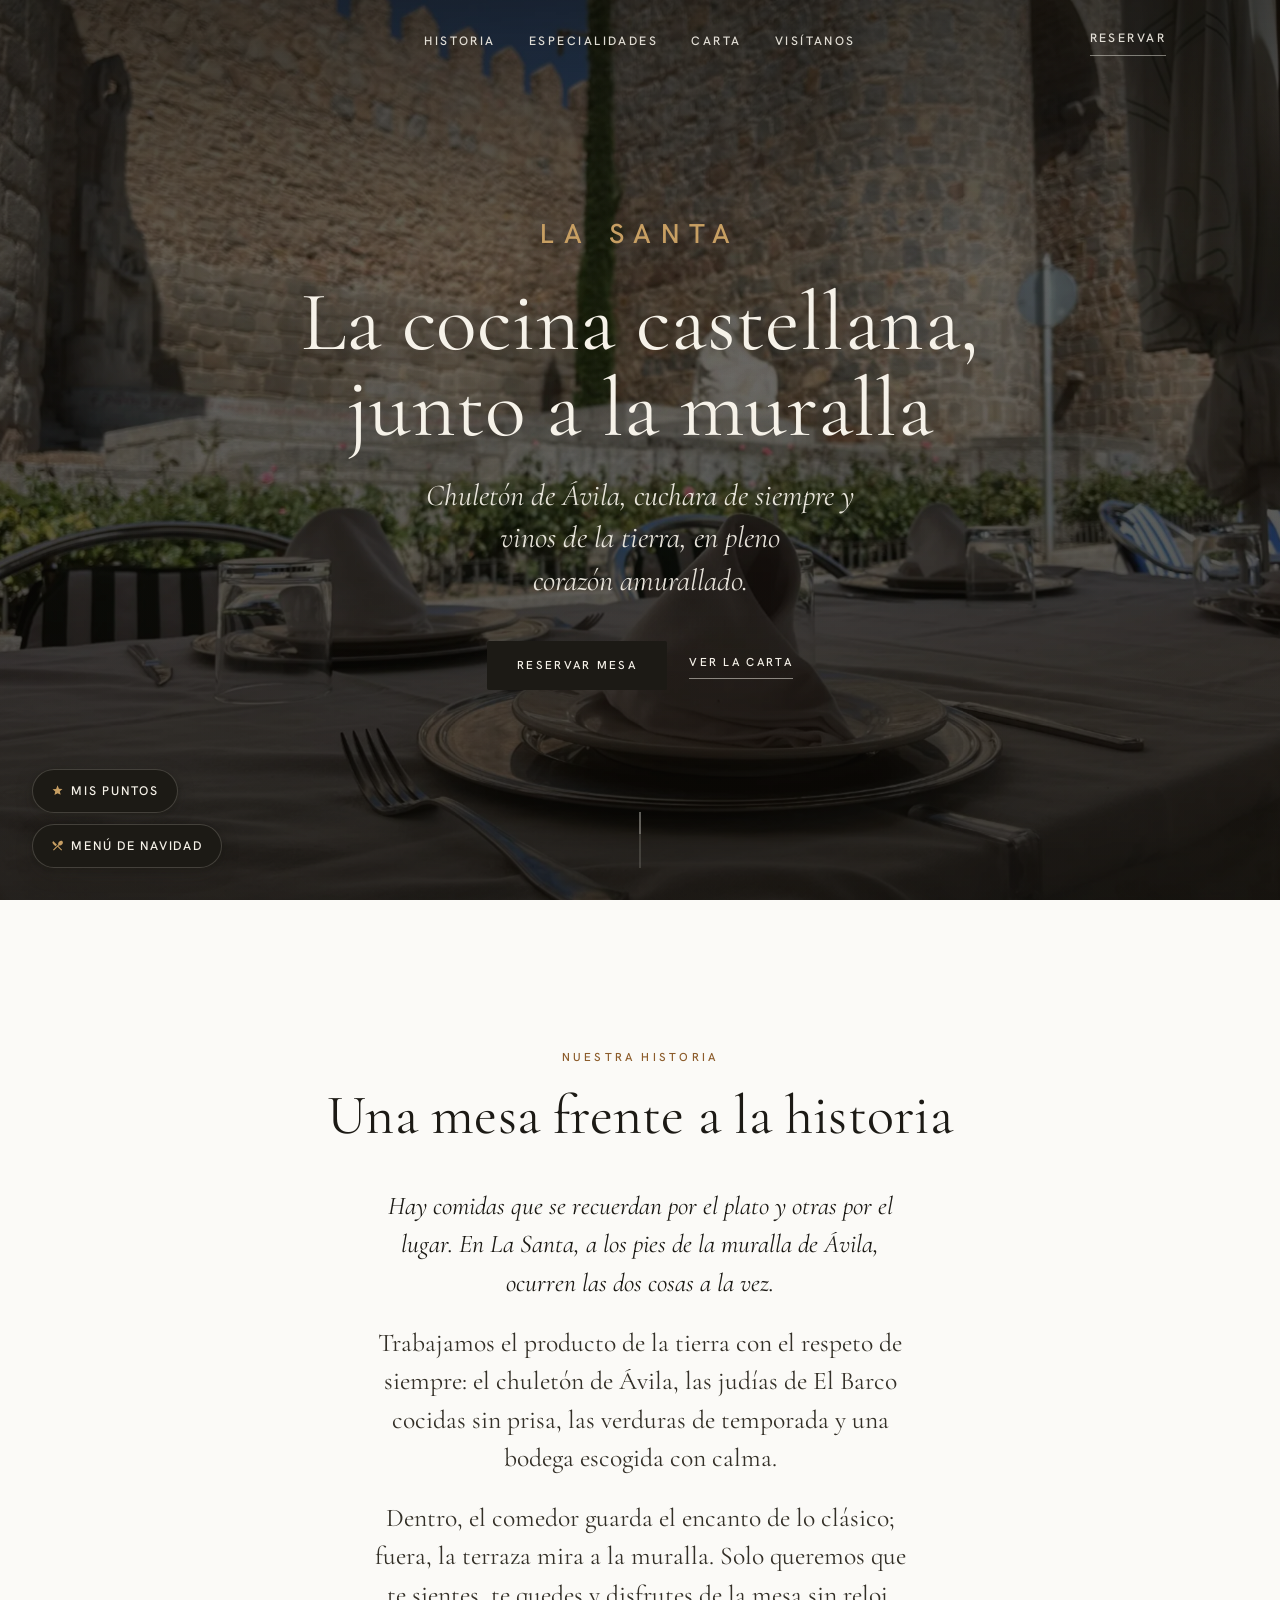
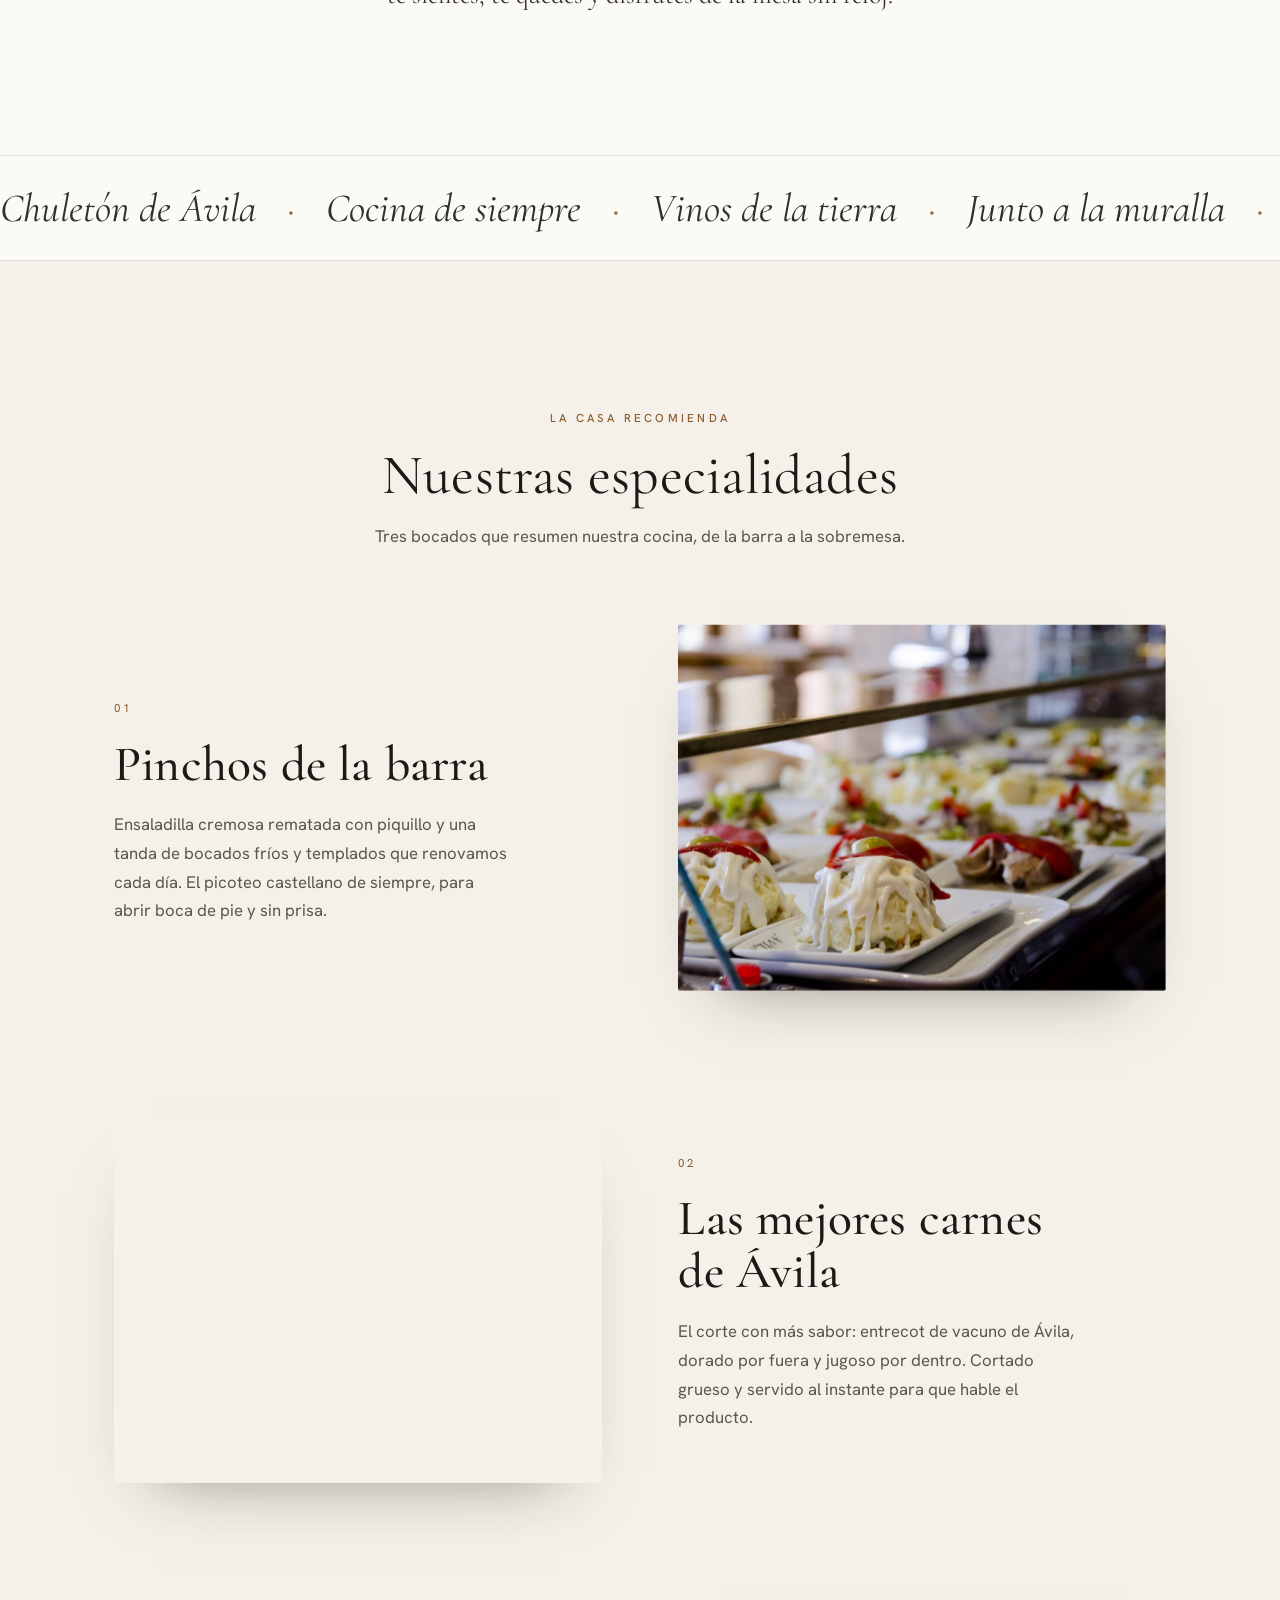
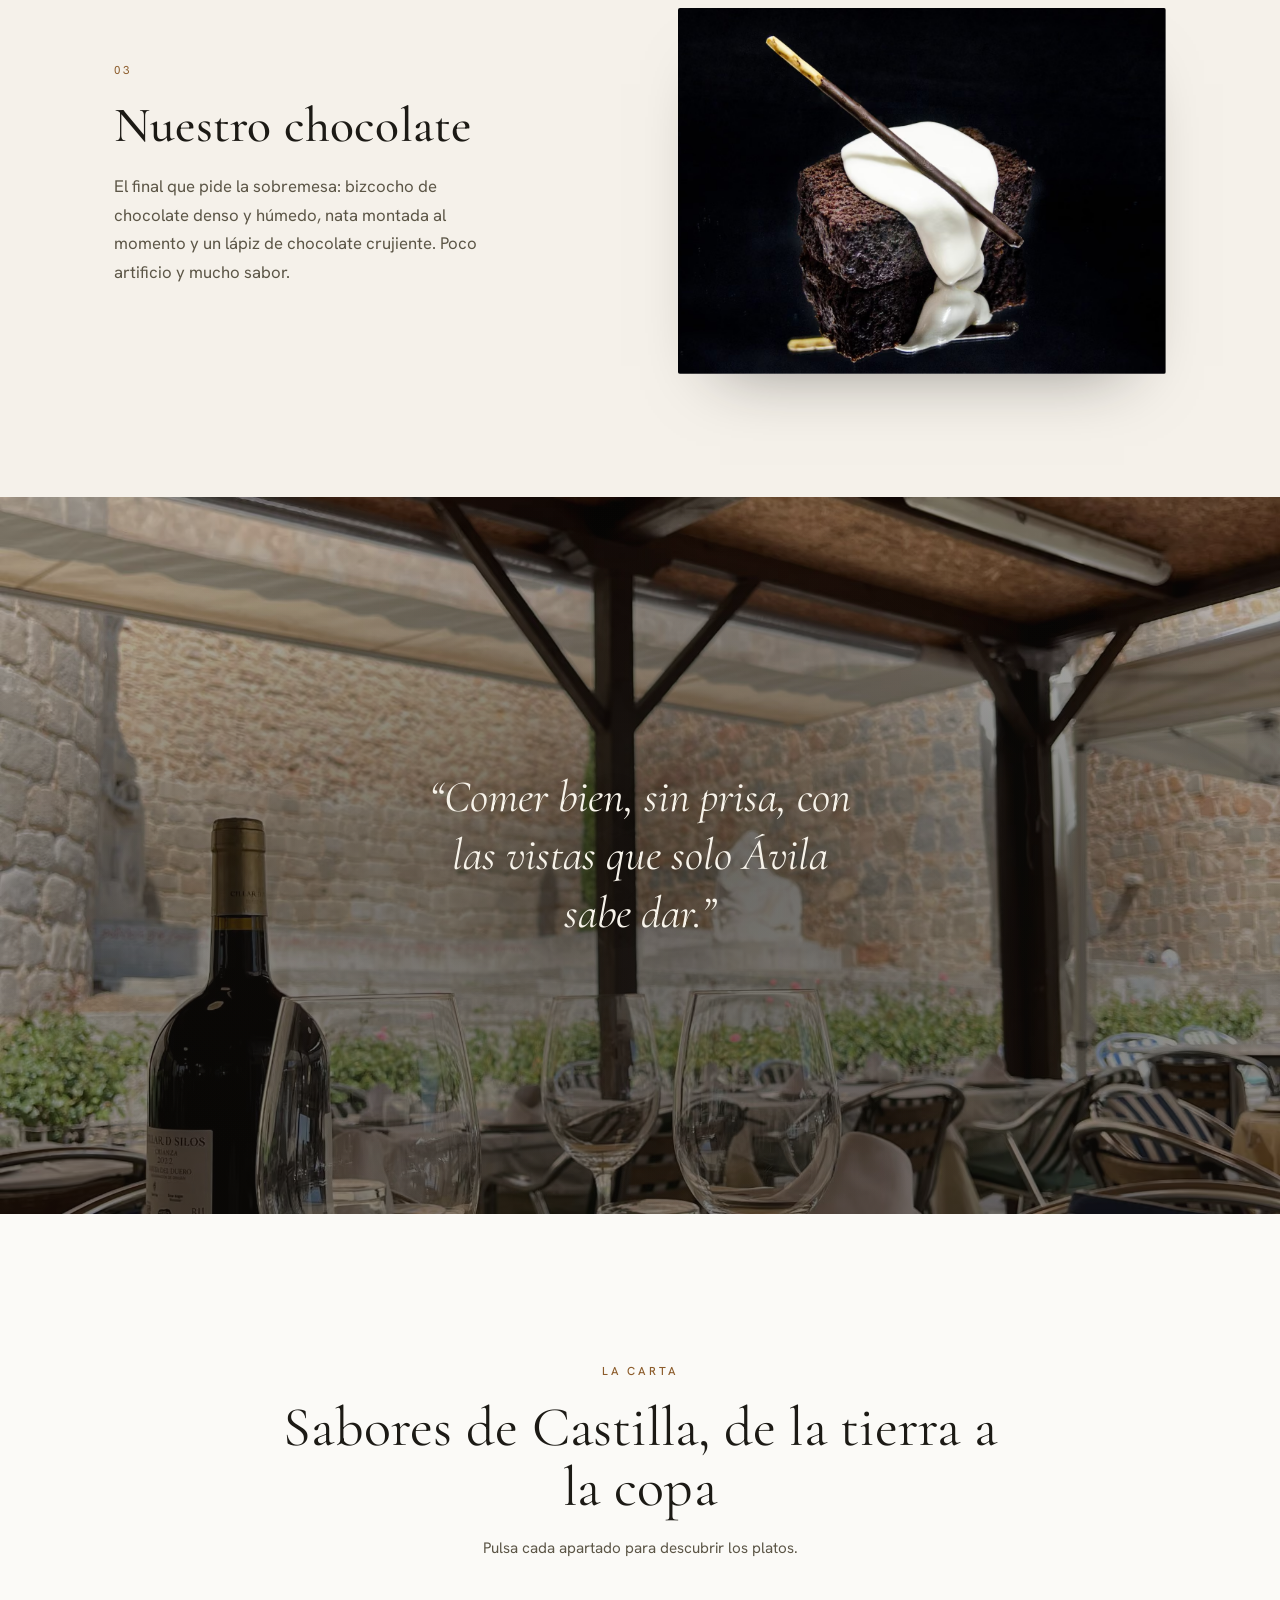
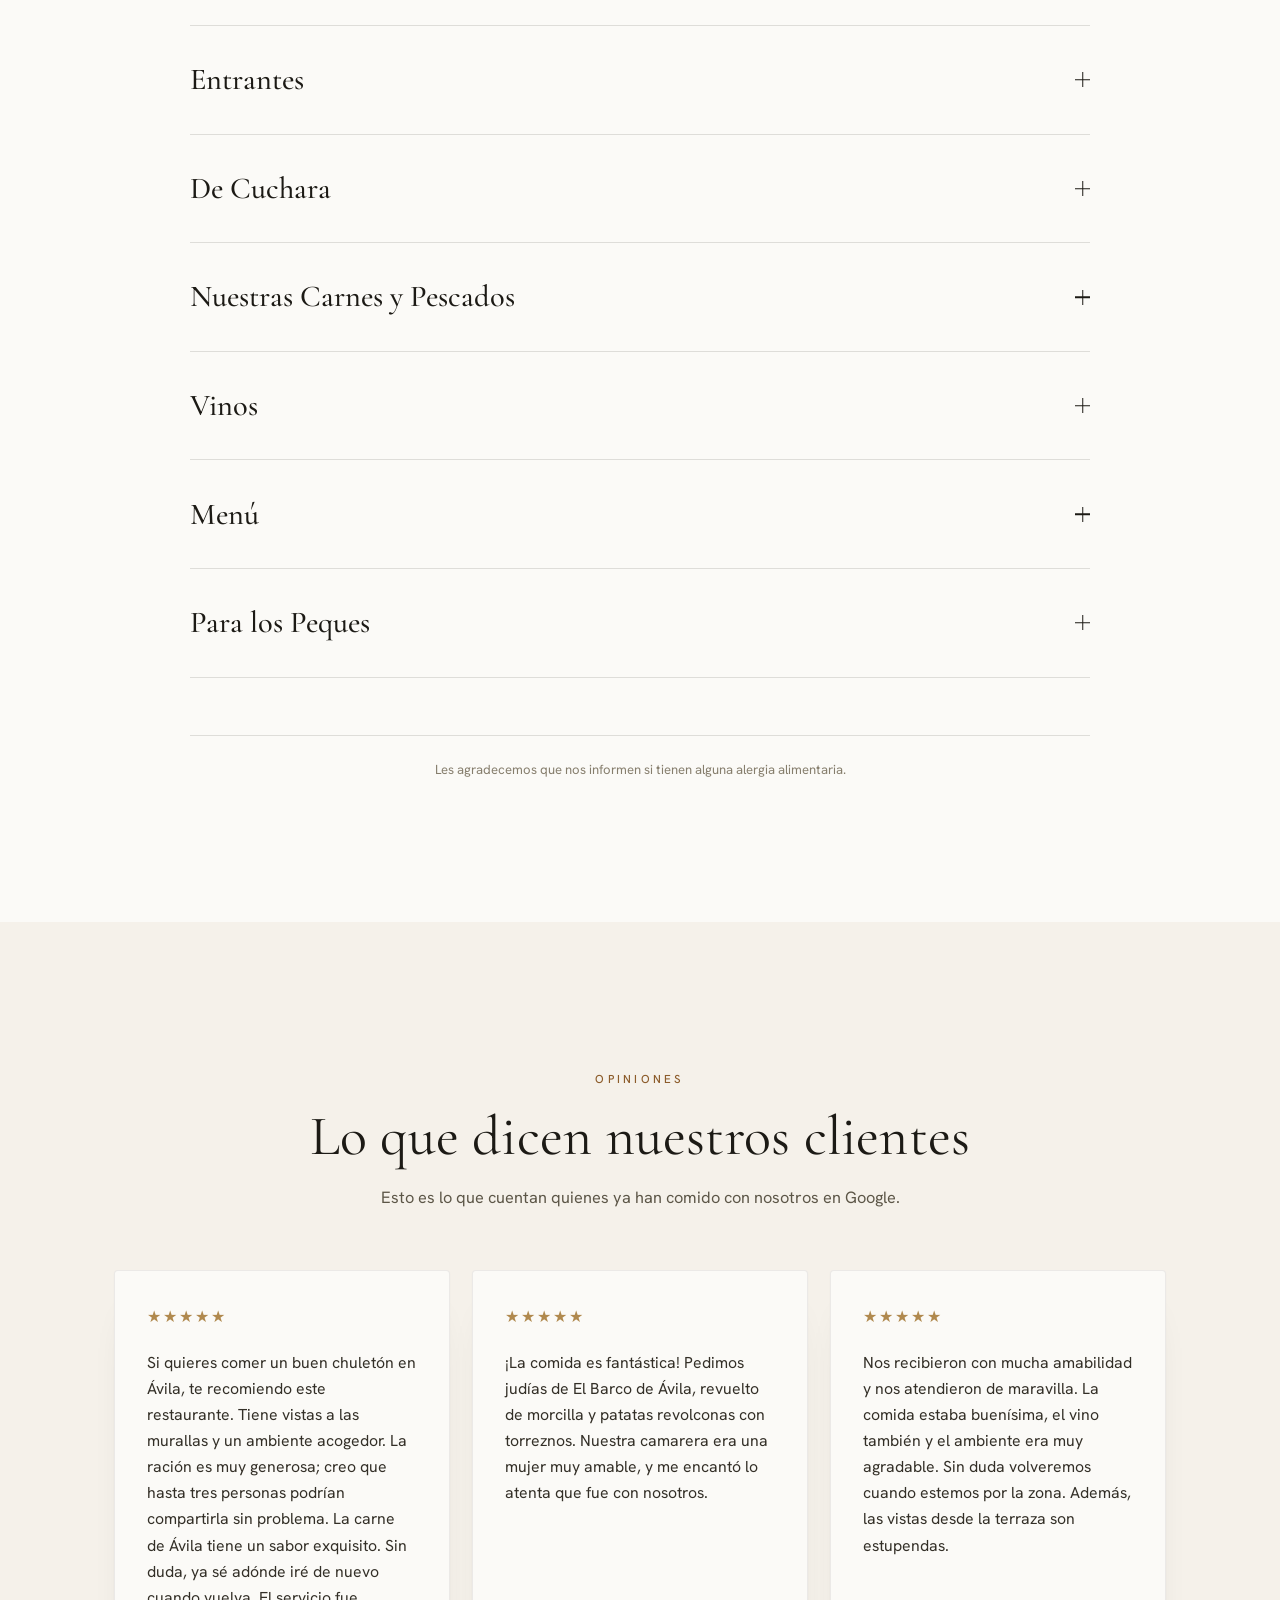
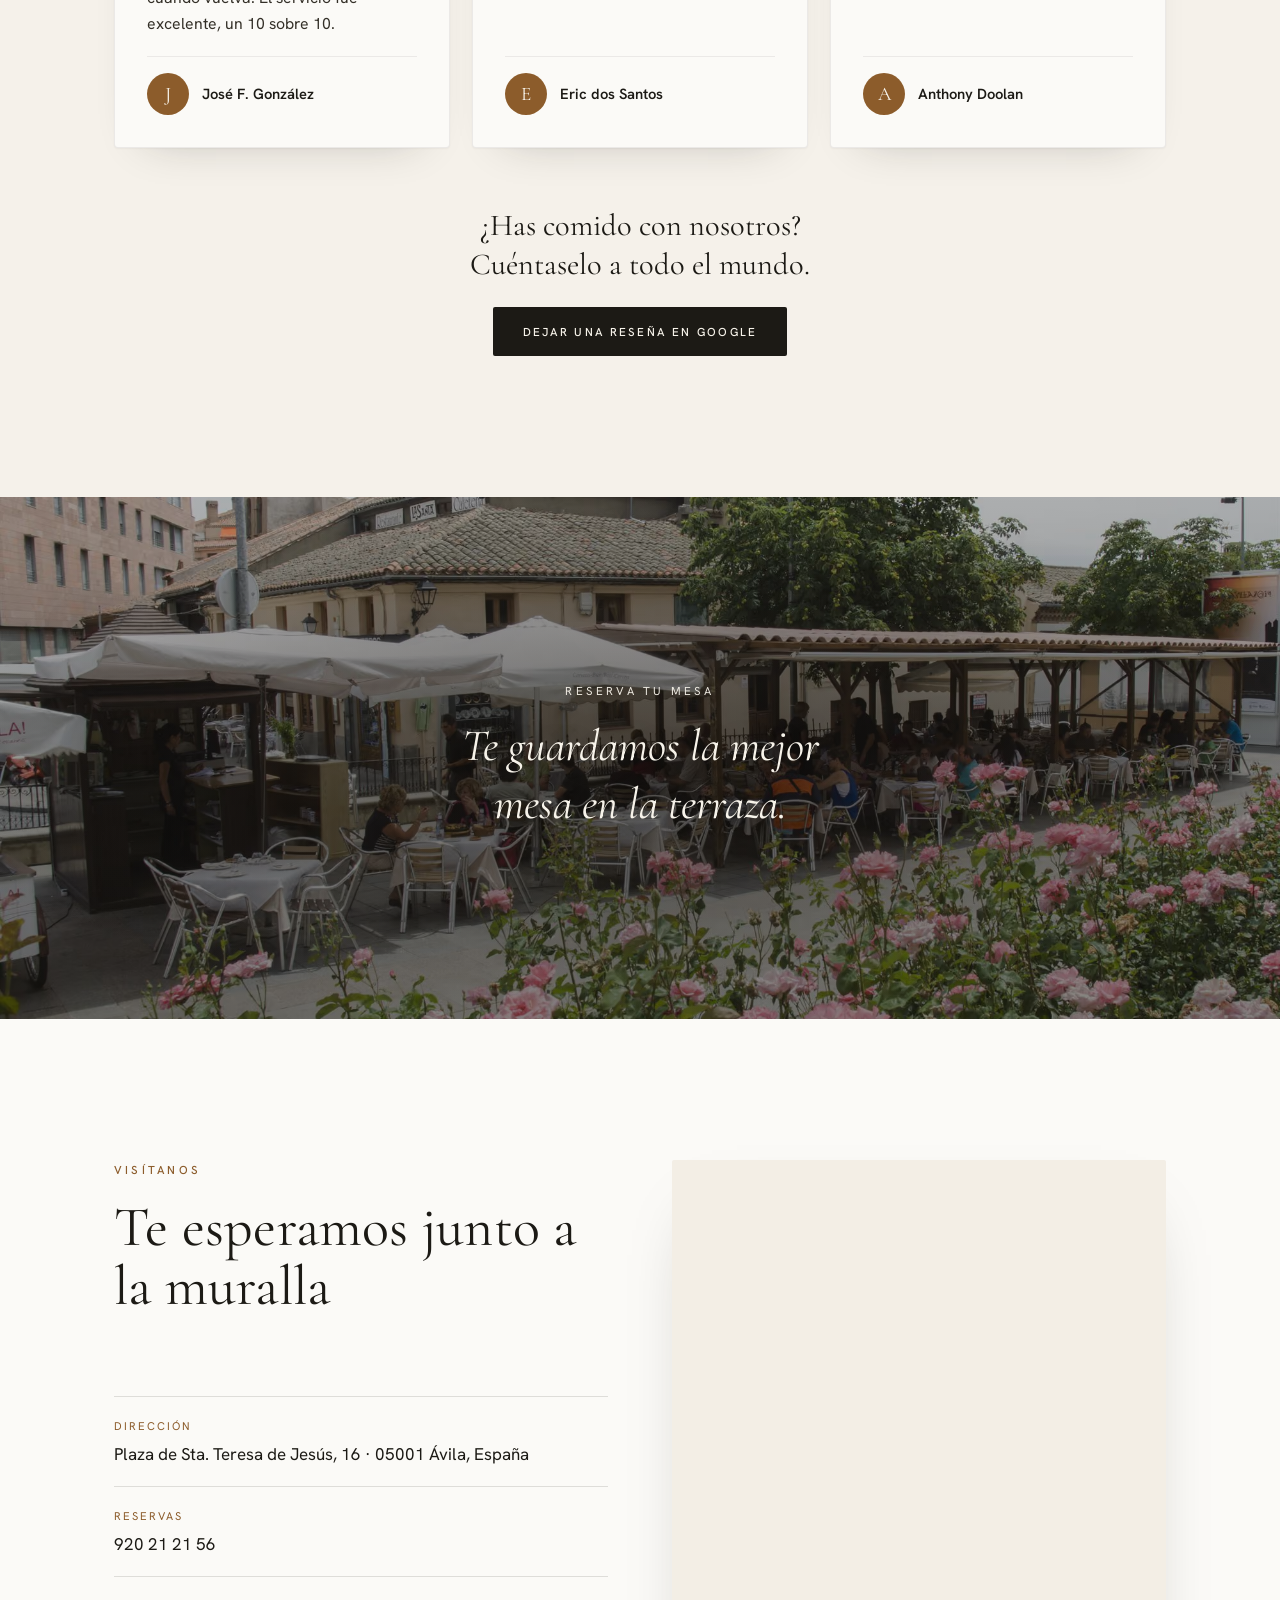
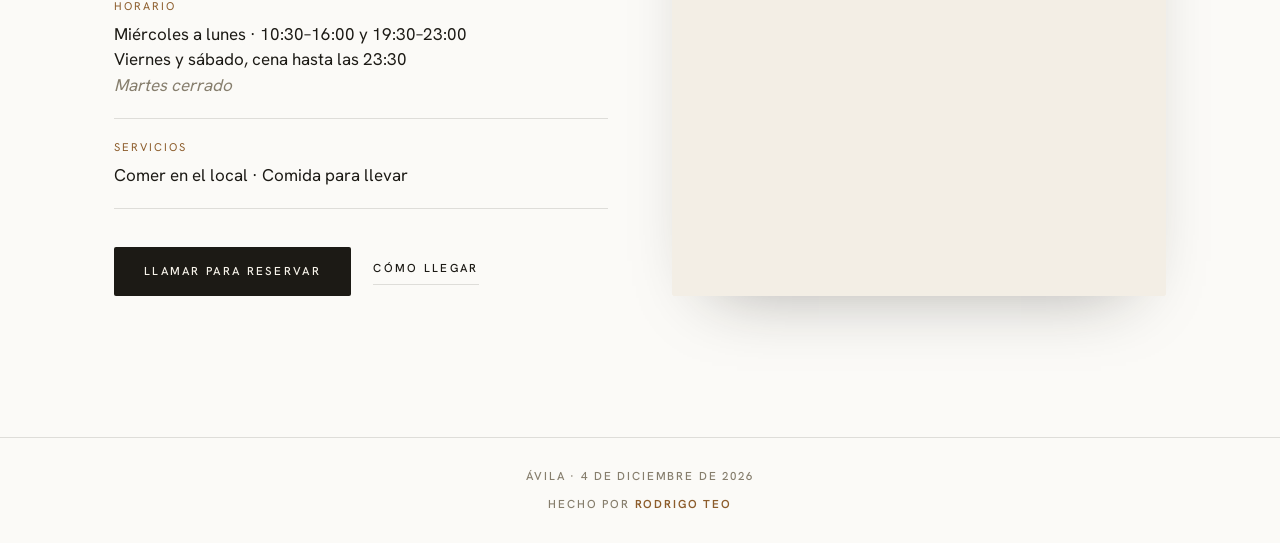
<file: site/index.html>
<!doctype html>
<html lang="es">
<head>
<meta charset="utf-8">
<meta name="viewport" content="width=device-width, initial-scale=1, viewport-fit=cover">
<title>La Santa · Restaurante castellano y chuletón en Ávila</title>
<meta name="description" content="Restaurante de cocina castellana junto a la muralla de Ávila, en la Plaza de Santa Teresa. Chuletón de Ávila, cuchara de siempre y vinos de la tierra.">
<meta name="theme-color" content="#FBFAF7">
<meta name="author" content="Restaurante La Santa">
<link rel="canonical" href="https://restaurantelasanta.com/">

<meta property="og:type" content="restaurant">
<meta property="og:site_name" content="Restaurante La Santa">
<meta property="og:locale" content="es_ES">
<meta property="og:title" content="La Santa · Restaurante Castellano en Ávila">
<meta property="og:description" content="Cocina castellana junto a la muralla de Ávila. Chuletón de Ávila, cuchara, tablas y vinos de la tierra.">
<meta property="og:url" content="https://restaurantelasanta.com/">
<meta property="og:image" content="https://restaurantelasanta.com/og-image.jpg">
<meta property="og:image:width" content="1200">
<meta property="og:image:height" content="630">
<meta property="og:image:alt" content="Mesa vestida frente a las murallas de Ávila en el Restaurante La Santa">

<meta name="twitter:card" content="summary_large_image">
<meta name="twitter:title" content="La Santa · Restaurante Castellano en Ávila">
<meta name="twitter:description" content="Cocina castellana junto a la muralla de Ávila. Reserva tu mesa.">
<meta name="twitter:image" content="https://restaurantelasanta.com/og-image.jpg">

<link rel="icon" href="favicon.ico?v=2" sizes="any">
<link rel="icon" type="image/png" sizes="32x32" href="favicon-32.png?v=2">
<link rel="icon" type="image/png" sizes="16x16" href="favicon-16.png?v=2">
<link rel="apple-touch-icon" href="apple-touch-icon.png?v=2">
<link rel="manifest" href="site.webmanifest">

<link rel="preload" as="font" type="font/woff2" href="cormorant.woff2" crossorigin>
<link rel="preload" as="font" type="font/woff2" href="cormorant-italic.woff2" crossorigin>
<link rel="preload" as="font" type="font/woff2" href="hanken.woff2" crossorigin>

<link rel="stylesheet" href="styles.css?v=22">
<link rel="preload" as="image" href="hero-1200.webp" type="image/webp" fetchpriority="high" media="(max-width: 768px)">
<link rel="preload" as="image" href="hero-2000.webp" type="image/webp" fetchpriority="high" media="(min-width: 769px)">

<script>document.documentElement.classList.add('js');</script>
<noscript><style>.acc__panel{max-height:none!important}.reveal-group>*,[data-reveal],[data-hero]{opacity:1!important;transform:none!important}.hero__slide{opacity:1!important}</style></noscript>

<script type="application/ld+json">
{
  "@context": "https://schema.org",
  "@type": "Restaurant",
  "name": "Restaurante La Santa",
  "description": "Restaurante y cafetería de cocina castellana en el corazón amurallado de Ávila. Especialidad en chuletón de Ávila, platos de cuchara, tablas ibéricas y vinos de la tierra.",
  "image": "https://restaurantelasanta.com/og-image.jpg",
  "servesCuisine": [
    "Castellana",
    "Española",
    "Tradicional"
  ],
  "currenciesAccepted": "EUR",
  "acceptsReservations": "True",
  "url": "https://restaurantelasanta.com/",
  "telephone": "+34920212156",
  "hasMenu": "https://restaurantelasanta.com/#carta",
  "address": {
    "@type": "PostalAddress",
    "streetAddress": "Plaza de Sta. Teresa de Jesús, 16",
    "addressLocality": "Ávila",
    "postalCode": "05001",
    "addressRegion": "Ávila",
    "addressCountry": "ES"
  },
  "geo": {
    "@type": "GeoCoordinates",
    "latitude": 40.6541189,
    "longitude": -4.6968026
  },
  "openingHoursSpecification": [
    {
      "@type": "OpeningHoursSpecification",
      "dayOfWeek": [
        "Wednesday",
        "Thursday",
        "Friday",
        "Saturday",
        "Sunday",
        "Monday"
      ],
      "opens": "10:30",
      "closes": "16:00"
    },
    {
      "@type": "OpeningHoursSpecification",
      "dayOfWeek": [
        "Wednesday",
        "Thursday",
        "Sunday",
        "Monday"
      ],
      "opens": "19:30",
      "closes": "23:00"
    },
    {
      "@type": "OpeningHoursSpecification",
      "dayOfWeek": [
        "Friday",
        "Saturday"
      ],
      "opens": "19:30",
      "closes": "23:30"
    }
  ],
  "sameAs": [
    "https://www.google.com/maps?cid=5575940649816525945"
  ]
}
</script>
</head>
<body>

<a class="skip-link" href="#contenido">Saltar al contenido</a>

<!-- NAV -->
<header class="nav" id="nav" data-nav>
  <!-- Aviso de vacaciones: se oculta solo a partir del 20/11/2026 (hora de Madrid). Para quitarlo antes, borrar el <p> y el <script>. -->
  <p class="notice" id="aviso-vacaciones">Cerrado por vacaciones<span aria-hidden="true">·</span>Volvemos el viernes 20 de noviembre</p>
  <script>if (Date.now() >= Date.parse('2026-11-20T00:00:00+01:00')) document.getElementById('aviso-vacaciones').hidden = true;</script>
  <div class="nav__inner">
    <span class="nav__spacer" aria-hidden="true"></span>
    <nav class="nav__links" aria-label="Navegación principal">
      <a href="#historia">Historia</a>
      <a href="#especialidades">Especialidades</a>
      <a href="#carta">Carta</a>
      <a href="#info">Visítanos</a>
    </nav>
    <div class="nav__actions">
      <a class="nav__reserve" href="#info" data-scroll>Reservar</a>
      <button class="nav__toggle" type="button" aria-label="Abrir menú" aria-expanded="false" aria-controls="mobileMenu" data-menu-toggle><span></span><span></span></button>
    </div>
  </div>
</header>

<!-- MOBILE MENU -->
<div class="mobile-menu" id="mobileMenu" data-mobile-menu aria-hidden="true">
  <nav class="mobile-menu__nav" aria-label="Navegación móvil">
    <a href="#inicio" data-scroll>Inicio</a>
    <a href="#historia" data-scroll>Historia</a>
    <a href="#especialidades" data-scroll>Especialidades</a>
    <a href="#carta" data-scroll>Carta</a>
    <a href="#info" data-scroll>Visítanos</a>
  </nav>
  <div class="mobile-menu__foot">
    <a class="btn btn--solid" href="tel:+34920212156">Llamar · 920 21 21 56</a>
    <p>Plaza de Sta. Teresa de Jesús, 16 · Ávila</p>
  </div>
</div>

<main id="contenido">

  <!-- HERO -->
  <section class="hero" id="inicio">
    <div class="hero__slides" data-slideshow>
      <div class="hero__slide hero__slide--1 is-active" role="img" aria-label="Mesa vestida frente a las murallas medievales de Ávila"></div>
      <div class="hero__slide hero__slide--2" aria-hidden="true"></div>
      <div class="hero__slide hero__slide--3" aria-hidden="true"></div>
    </div>
    <div class="hero__scrim"></div>
    <div class="hero__content">
      <p class="eyebrow eyebrow--brand" data-hero="1">La Santa</p>
      <h1 class="hero__title" data-hero="2">La cocina castellana,<br>junto a la muralla</h1>
      <p class="hero__lead" data-hero="3">Chuletón de Ávila, cuchara de siempre y vinos de la tierra, en pleno corazón&nbsp;amurallado.</p>
      <div class="hero__actions" data-hero="4">
        <a class="btn btn--solid btn--lg" href="#info" data-scroll>Reservar mesa</a>
        <a class="btn btn--line-light" href="#carta" data-scroll>Ver la carta</a>
      </div>
    </div>
    <a class="hero__scroll" href="#historia" data-scroll aria-label="Bajar"><span></span></a>
  </section>

  <!-- HISTORIA -->
  <section class="story section" id="historia">
    <div class="wrap story__inner reveal-group">
      <p class="eyebrow" data-reveal>Nuestra Historia</p>
      <h2 class="section__title" data-reveal>Una mesa frente a la historia</h2>
      <div class="story__text">
        <p class="story__lead" data-reveal>Hay comidas que se recuerdan por el plato y otras por el lugar. En La Santa, a los pies de la muralla de Ávila, ocurren las dos cosas a la vez.</p>
        <p data-reveal>Trabajamos el producto de la tierra con el respeto de siempre: el chuletón de Ávila, las judías de El Barco cocidas sin prisa, las verduras de temporada y una bodega escogida con calma.</p>
        <p data-reveal>Dentro, el comedor guarda el encanto de lo clásico; fuera, la terraza mira a la muralla. Solo queremos que te sientes, te quedes y disfrutes de la mesa sin&nbsp;reloj.</p>
      </div>
    </div>
  </section>

  <!-- MARQUEE -->
  <div class="marquee" aria-hidden="true">
    <div class="marquee__track">
      <span>Chuletón de Ávila <i>·</i> Cocina de siempre <i>·</i> Vinos de la tierra <i>·</i> Junto a la muralla <i>·</i>&nbsp;</span>
      <span>Chuletón de Ávila <i>·</i> Cocina de siempre <i>·</i> Vinos de la tierra <i>·</i> Junto a la muralla <i>·</i>&nbsp;</span>
    </div>
  </div>

  <!-- ESPECIALIDADES -->
  <section class="specials section" id="especialidades">
    <div class="wrap">
      <header class="specials__head reveal-group">
        <p class="eyebrow" data-reveal>La casa recomienda</p>
        <h2 class="section__title" data-reveal>Nuestras especialidades</h2>
        <p class="specials__intro" data-reveal>Tres bocados que resumen nuestra cocina, de la barra a la sobremesa.</p>
      </header>

      <div class="feats">
        <article class="feat" data-feat>
          <div class="feat__text">
            <span class="feat__num">01</span>
            <h3 class="feat__title">Pinchos de la barra</h3>
            <p class="feat__desc">Ensaladilla cremosa rematada con piquillo y una tanda de bocados fríos y templados que renovamos cada día. El picoteo castellano de siempre, para abrir boca de pie y sin prisa.</p>
          </div>
          <figure class="feat__media">
            <picture>
              <source type="image/avif" srcset="pinchos.avif">
              <source type="image/webp" srcset="pinchos.webp">
              <img src="pinchos.jpg" width="1500" height="994" loading="lazy" decoding="async"
                   alt="Surtido de pinchos de La Santa en la barra, con ensaladilla coronada de pimiento del piquillo">
            </picture>
          </figure>
        </article>

        <article class="feat feat--reverse" data-feat>
          <div class="feat__text">
            <span class="feat__num">02</span>
            <h3 class="feat__title">Las mejores carnes de&nbsp;Ávila</h3>
            <p class="feat__desc">El corte con más sabor: entrecot de vacuno de Ávila, dorado por fuera y jugoso por dentro. Cortado grueso y servido al instante para que hable el producto.</p>
          </div>
          <figure class="feat__media">
            <picture>
              <source type="image/avif" srcset="carne.avif">
              <source type="image/webp" srcset="carne.webp">
              <img src="carne.jpg" width="1500" height="1000" loading="lazy" decoding="async"
                   alt="Entrecot de ternera de Ávila cortado en lonchas, con la carne roja y jugosa">
            </picture>
          </figure>
        </article>

        <article class="feat" data-feat>
          <div class="feat__text">
            <span class="feat__num">03</span>
            <h3 class="feat__title">Nuestro chocolate</h3>
            <p class="feat__desc">El final que pide la sobremesa: bizcocho de chocolate denso y húmedo, nata montada al momento y un lápiz de chocolate crujiente. Poco artificio y mucho sabor.</p>
          </div>
          <figure class="feat__media">
            <picture>
              <source type="image/avif" srcset="postre.avif">
              <source type="image/webp" srcset="postre.webp">
              <img src="postre.jpg" width="1500" height="994" loading="lazy" decoding="async"
                   alt="Postre de bizcocho de chocolate con nata montada y un lápiz de chocolate, sobre fondo oscuro">
            </picture>
          </figure>
        </article>
      </div>
    </div>
  </section>

  <!-- IMAGE BAND -->
  <div class="band band--full" data-reveal>
    <picture>
      <source type="image/avif" srcset="terrace-wide.avif">
      <source type="image/webp" srcset="terrace-wide.webp">
      <img src="terrace-wide.jpg" width="2000" height="1120" loading="lazy" decoding="async"
           alt="Mesa de la terraza de La Santa, con vino y copas, frente a la muralla de Ávila y el monumento a Santa Teresa">
    </picture>
    <div class="band__quote"><p>“Comer bien, sin prisa, con las vistas que solo Ávila sabe dar.”</p></div>
  </div>

  <!-- CARTA -->
  <section class="menu section" id="carta">
    <div class="wrap">
      <header class="menu__head reveal-group">
        <p class="eyebrow" data-reveal>La carta</p>
        <h2 class="section__title" data-reveal>Sabores de Castilla, de la tierra a la copa</h2>
        <p class="menu__note" data-reveal>Pulsa cada apartado para descubrir los platos.</p>
      </header>

      <div class="acc reveal-group" data-acc>
        <div class="acc__item" data-reveal>
          <button class="acc__btn" type="button" aria-expanded="false"><span>Entrantes</span><span class="acc__ic" aria-hidden="true"></span></button>
          <div class="acc__panel"><div class="acc__inner"><ul class="dish-list">
            <li><span>Flor de Alcachofa con Habitas y Jamón</span></li>
            <li><span>Espárragos de Navarra</span></li>
            <li><span>Ensalada Mixta</span></li>
            <li><span>Ensalada Templada de Chipirones</span></li>
            <li><span>Ensalada de Bonito y Pimientos Asados</span></li>
            <li><span>Carambola de Croquetas Caseras</span></li>
            <li><span>Revuelto de Morcilla</span></li>
            <li><span>Chipirones Rellenos en Tinta</span></li>
            <li><span>Chipirones a la Plancha</span></li>
            <li><span>Chipirones a la Andaluza</span></li>
            <li><span>Pulpo a la Gallega</span></li>
            <li><span>Anchoas de Santoña</span><em>Serie Oro</em></li>
            <li><span>Jamón Ibérico de Bellota</span></li>
            <li><span>Queso Curado</span></li>
            <li><span>Cinco Quesos</span></li>
          </ul></div></div>
        </div>

        <div class="acc__item" data-reveal>
          <button class="acc__btn" type="button" aria-expanded="false"><span>De Cuchara</span><span class="acc__ic" aria-hidden="true"></span></button>
          <div class="acc__panel"><div class="acc__inner"><ul class="dish-list">
            <li><span>Patatas Revolconas con Torreznos</span><em>Plato típico</em></li>
            <li><span>Judías de El Barco de Ávila</span><em>Plato típico</em></li>
            <li><span>Sopa Castellana</span><em>Plato típico</em></li>
            <li><span>Consomé al Jerez</span></li>
            <li><span>Espagueti a la Boloñesa</span></li>
            <li><span>Gazpacho</span><em>De temporada</em></li>
          </ul></div></div>
        </div>

        <div class="acc__item" data-reveal>
          <button class="acc__btn" type="button" aria-expanded="false"><span>Nuestras Carnes y Pescados</span><span class="acc__ic" aria-hidden="true"></span></button>
          <div class="acc__panel"><div class="acc__inner"><ul class="dish-list dish-list--single">
            <li><span>Chuletón de Ternera de Ávila</span><em>Plato típico</em></li>
            <li><span>Bistec de Ternera de Ávila</span></li>
            <li><span>Entrecot de Ternera de Ávila</span></li>
            <li><span>Solomillo de Ternera de Ávila</span></li>
            <li><span>Chuletillas de Lechal</span></li>
            <li><span>Cochinillo Cochifrito</span></li>
            <li class="dish--note"><span>Parrillada</span><em>2 personas</em><span class="dish__note">Entrecot de ternera, choricillos, morcilla, brochetas y patatas fritas</span></li>
            <li><span>Rodaballo</span></li>
            <li><span>Bacalao a la Bilbaína</span></li>
            <li><span>Bacalao Rebozado</span></li>
            <li><span>Lubina</span><em>A la plancha o a la espalda</em></li>
          </ul></div></div>
        </div>

        <div class="acc__item" data-reveal>
          <button class="acc__btn" type="button" aria-expanded="false"><span>Vinos</span><span class="acc__ic" aria-hidden="true"></span></button>
          <div class="acc__panel"><div class="acc__inner">
            <div class="dish-group">
              <p class="dish-sub">Tintos</p>
              <ul class="dish-list dish-list--single">
                <li><span>Vino de la Casa</span><em>Tinto joven · 75 cl</em></li>
                <li><span>Ribera</span><em>Tinto roble · 50 cl</em></li>
                <li><span>Traslascuestas</span><em>Tinto roble · 75 cl</em></li>
                <li><span>Emilio Moro</span><em>Tinto · 75 cl</em></li>
                <li><span>Dehesa de los Canónigos</span><em>Tinto · 75 cl</em></li>
                <li><span>CVNE</span><em>Tinto crianza · 75 cl</em></li>
                <li><span>Ramón Bilbao</span><em>Tinto crianza · 75 cl</em></li>
                <li><span>Rioja</span><em>Tinto crianza · 50 cl</em></li>
                <li><span>Marqués de Murrieta</span><em>Tinto reserva · 75 cl</em></li>
                <li><span>Pago de los Capellanes</span><em>Tinto crianza · 75 cl</em></li>
                <li><span>Matarromera</span><em>Tinto crianza · 75 cl</em></li>
                <li><span>Arzuaga</span><em>Tinto crianza · 75 cl</em></li>
                <li><span>Pesquera</span><em>Tinto crianza · 75 cl</em></li>
                <li><span>Ramón Bilbao Ed. Limitada</span><em>Tinto crianza · 75 cl</em></li>
                <li><span>Marqués de Arienzo</span><em>Tinto crianza · 75 cl</em></li>
                <li><span>Orube (Selección Familia)</span><em>Tinto crianza · 75 cl</em></li>
                <li><span>Tomás Postigo</span><em>Tinto · 75 cl</em></li>
              </ul>
            </div>
            <div class="dish-group">
              <p class="dish-sub">Blancos</p>
              <ul class="dish-list dish-list--single">
                <li><span>Vino de la Casa</span><em>Blanco verdejo · 75 cl</em></li>
                <li><span>Yllera 5.5</span><em>Blanco frizzante · 75 cl</em></li>
                <li><span>Diamante</span><em>Blanco semidulce · 75 cl</em></li>
                <li><span>Mar de Frades</span><em>Blanco albariño · 75 cl</em></li>
                <li><span>Polvorete</span><em>Blanco · 75 cl</em></li>
                <li><span>Circe</span><em>Blanco verdejo · 75 cl</em></li>
              </ul>
            </div>
            <div class="dish-group">
              <p class="dish-sub">Rosados</p>
              <ul class="dish-list dish-list--single">
                <li><span>Nicte</span><em>Rosado pálido · 75 cl</em></li>
                <li><span>Marqués de Riscal XR</span><em>Rosado · 75 cl</em></li>
                <li><span>Emina Rosé (Prestigio)</span><em>Rosado · 75 cl</em></li>
              </ul>
            </div>
            <div class="dish-group">
              <p class="dish-sub">Cavas y Sidras</p>
              <ul class="dish-list dish-list--single">
                <li><span>Juve y Camps Reserva</span><em>Cava · 75 cl</em></li>
                <li><span>Palacio de Bornos</span><em>Cava brut · 75 cl</em></li>
              </ul>
            </div>
          </div></div>
        </div>

        <div class="acc__item" data-reveal>
          <button class="acc__btn" type="button" aria-expanded="false"><span>Menú</span><span class="acc__ic" aria-hidden="true"></span></button>
          <div class="acc__panel"><div class="acc__inner acc__inner--cols">
            <div class="dish-group">
              <p class="dish-sub">Primeros <em>a elegir</em></p>
              <ul class="dish-list"><li><span>Patatas Revolconas con Torreznos</span></li><li><span>Ensalada Mixta</span></li><li><span>Gazpacho (temporada)</span></li></ul>
            </div>
            <div class="dish-group">
              <p class="dish-sub">Segundos <em>a elegir</em></p>
              <ul class="dish-list"><li><span>Solomillo de Ternera de Ávila</span></li><li><span>Bacalao a la Bilbaína</span></li></ul>
            </div>
            <div class="dish-group">
              <p class="dish-sub">Postres <em>a elegir</em></p>
              <ul class="dish-list"><li><span>Flan Casero</span></li><li><span>Tarta Casera</span></li></ul>
            </div>
            <div class="dish-group dish-group--includes">
              <p class="dish-sub">Incluye</p>
              <p class="dish-includes">Pan · Copa de vino, cerveza, refresco o agua mineral</p>
            </div>
          </div></div>
        </div>

        <div class="acc__item" data-reveal>
          <button class="acc__btn" type="button" aria-expanded="false"><span>Para los Peques</span><span class="acc__ic" aria-hidden="true"></span></button>
          <div class="acc__panel"><div class="acc__inner">
            <p class="dish-sub">Plato Combinado</p>
            <ul class="dish-list dish-list--single">
              <li><span>Espagueti con Tomate</span></li>
              <li><span>Lomo a la Plancha con Patatas Fritas</span></li>
              <li><span>Flan Casero</span></li>
            </ul>
            <div class="dish-group dish-group--includes">
              <p class="dish-sub">Incluye</p>
              <p class="dish-includes">Pan · Refresco o agua mineral</p>
            </div>
          </div></div>
        </div>
      </div>

      <p class="menu__legal">Les agradecemos que nos informen si tienen alguna alergia alimentaria.</p>
    </div>
  </section>

  <!-- OPINIONES -->
  <section class="reviews section" id="opiniones">
    <div class="wrap">
      <header class="reviews__head reveal-group">
        <p class="eyebrow" data-reveal>Opiniones</p>
        <h2 class="section__title" data-reveal>Lo que dicen nuestros clientes</h2>
        <p class="reviews__sub" data-reveal>Esto es lo que cuentan quienes ya han comido con nosotros en Google.</p>
      </header>

      <ul class="reviews__grid reveal-group">
        <li class="review-card" data-reveal>
          <span class="review-card__stars" aria-label="5 de 5 estrellas">★★★★★</span>
          <p class="review-card__text">Si quieres comer un buen chuletón en Ávila, te recomiendo este restaurante. Tiene vistas a las murallas y un ambiente acogedor. La ración es muy generosa; creo que hasta tres personas podrían compartirla sin problema. La carne de Ávila tiene un sabor exquisito. Sin duda, ya sé adónde iré de nuevo cuando vuelva. El servicio fue excelente, un 10 sobre 10.</p>
          <footer class="review-card__foot">
            <span class="review-card__avatar">J</span>
            <span class="review-card__who"><strong>José F. González</strong></span>
          </footer>
        </li>
        <li class="review-card" data-reveal>
          <span class="review-card__stars" aria-label="5 de 5 estrellas">★★★★★</span>
          <p class="review-card__text">¡La comida es fantástica! Pedimos judías de El Barco de Ávila, revuelto de morcilla y patatas revolconas con torreznos. Nuestra camarera era una mujer muy amable, y me encantó lo atenta que fue con nosotros.</p>
          <footer class="review-card__foot">
            <span class="review-card__avatar">E</span>
            <span class="review-card__who"><strong>Eric dos Santos</strong></span>
          </footer>
        </li>
        <li class="review-card" data-reveal>
          <span class="review-card__stars" aria-label="5 de 5 estrellas">★★★★★</span>
          <p class="review-card__text">Nos recibieron con mucha amabilidad y nos atendieron de maravilla. La comida estaba buenísima, el vino también y el ambiente era muy agradable. Sin duda volveremos cuando estemos por la zona. Además, las vistas desde la terraza son estupendas.</p>
          <footer class="review-card__foot">
            <span class="review-card__avatar">A</span>
            <span class="review-card__who"><strong>Anthony Doolan</strong></span>
          </footer>
        </li>
      </ul>

      <div class="reviews__cta reveal-group" data-reveal>
        <p>¿Has comido con nosotros? Cuéntaselo a todo el mundo.</p>
        <a class="btn btn--solid btn--lg" href="https://maps.app.goo.gl/7zEShoAdbnEdXMhR7" target="_blank" rel="noopener">Dejar una reseña en Google</a>
      </div>
    </div>
  </section>

  <!-- INVITE BAND -->
  <div class="band" data-reveal>
    <picture>
      <source type="image/avif" srcset="terraza-wide.avif">
      <source type="image/webp" srcset="terraza-wide.webp">
      <img src="terraza-wide.jpg" width="2000" height="1325" loading="lazy" decoding="async"
           alt="Terraza del Restaurante La Santa en la plaza de Ávila, con mesas, sombrillas y rosales en flor">
    </picture>
    <div class="band__quote"><div class="band__quote-in">
      <p class="eyebrow eyebrow--light">Reserva tu mesa</p>
      <p>Te guardamos la mejor mesa en la terraza.</p>
    </div></div>
  </div>

  <!-- INFO -->
  <section class="info section" id="info">
    <div class="wrap info__grid">
      <div class="info__panel reveal-group">
        <p class="eyebrow" data-reveal>Visítanos</p>
        <h2 class="section__title" data-reveal>Te esperamos junto a la muralla</h2>
        <ul class="info__list reveal-group" data-reveal>
          <li><span class="info__k">Dirección</span><span class="info__v">Plaza de Sta. Teresa de Jesús, 16 · 05001 Ávila, España</span></li>
          <li><span class="info__k">Reservas</span><a class="info__v info__v--link" href="tel:+34920212156">920 21 21 56</a></li>
          <li><span class="info__k">Horario</span><span class="info__v">Miércoles a lunes · 10:30–16:00 y 19:30–23:00<br>Viernes y sábado, cena hasta las 23:30<br><em>Martes cerrado</em></span></li>
          <li><span class="info__k">Servicios</span><span class="info__v">Comer en el local · Comida para llevar</span></li>
        </ul>
        <div class="info__actions reveal-group" data-reveal>
          <a class="btn btn--solid btn--lg" href="tel:+34920212156">Llamar para reservar</a>
          <a class="btn btn--line" href="https://www.google.com/maps/dir/?api=1&destination=Restaurante+La+Santa+Plaza+de+Santa+Teresa+de+Jesus+16+Avila" target="_blank" rel="noopener">Cómo llegar</a>
        </div>
      </div>
      <figure class="info__map reveal-group" data-reveal>
        <div class="info__map-canvas" data-map role="region" aria-label="Mapa: Restaurante La Santa, Plaza de Sta. Teresa de Jesús 16, Ávila"></div>
        <noscript>
          <iframe title="Mapa de la ubicación del Restaurante La Santa en Ávila"
                  src="https://www.openstreetmap.org/export/embed.html?bbox=-4.6992%2C40.6529%2C-4.6944%2C40.6553&layer=mapnik&marker=40.6541189%2C-4.6968026"
                  loading="lazy" referrerpolicy="no-referrer-when-downgrade"></iframe>
        </noscript>
      </figure>
    </div>
  </section>
</main>

<footer class="footer">
  <div class="wrap footer__inner">
    <p class="footer__meta">Ávila · <span data-date>6 de agosto de 2026</span></p>
    <p class="footer__credit">Hecho por <a href="https://www.instagram.com/rodrigoteo_/" target="_blank" rel="noopener"><strong>Rodrigo Teo</strong></a></p>
  </div>
</footer>

<button class="to-top" type="button" aria-label="Volver arriba" data-to-top>
  <svg viewBox="0 0 24 24" width="16" height="16"><path fill="none" stroke="currentColor" stroke-width="1.7" stroke-linecap="round" stroke-linejoin="round" d="M12 19V5M12 5l6 6M12 5l-6 6"/></svg>
</button>

<!-- ===== Botón flotante: Fidelidad / Mis puntos ===== -->
<style>
  .loyalty-fab{
    position:fixed;
    left:clamp(1rem,3vw,2rem);
    bottom:clamp(1rem,3vw,2rem);
    z-index:950;
    box-sizing:border-box;
    min-height:44px;
    display:inline-flex;
    align-items:center;
    gap:.55em;
    padding:.72rem 1.15rem;
    font-family:var(--sans,"Hanken Grotesk",-apple-system,BlinkMacSystemFont,"Segoe UI",Roboto,sans-serif);
    font-size:.78rem;
    font-weight:500;
    letter-spacing:.14em;
    text-transform:uppercase;
    line-height:1;
    text-decoration:none;
    color:var(--cream,#F7F3EA);
    background:var(--ink,#1C1A15);
    border:1px solid rgba(247,243,234,.18);
    border-radius:999px;
    box-shadow:0 6px 22px -8px rgba(28,26,21,.55), 0 2px 6px rgba(28,26,21,.25);
    -webkit-tap-highlight-color:transparent;
    transition:transform .35s cubic-bezier(.22,1,.36,1), background-color .35s ease, box-shadow .35s ease;
  }
  .loyalty-fab:hover{
    background:var(--copper,#8C5C2B);
    transform:translateY(-2px);
    box-shadow:0 10px 26px -8px rgba(28,26,21,.6), 0 3px 8px rgba(28,26,21,.28);
  }
  .loyalty-fab:focus-visible{
    outline:2px solid #C9A063;
    outline-offset:3px;
  }
  .loyalty-fab__star{
    width:1.05em;
    height:1.05em;
    flex:none;
    color:#C9A063;
  }
  @media (max-width:640px){
    .loyalty-fab{
      left:.85rem;
      bottom:.85rem;
      padding:.6rem .9rem;
      font-size:.7rem;
      letter-spacing:.12em;
      gap:.45em;
    }
  }
  @media (prefers-reduced-motion:reduce){
    .loyalty-fab{transition:none}
    .loyalty-fab:hover{transform:none}
  }
  /* botón flotante superior, apilado encima del otro */
  .fab-up{bottom:calc(clamp(1rem,3vw,2rem) + 44px + .7rem)}
  @media (max-width:640px){.fab-up{bottom:calc(.85rem + 44px + .6rem)}}
</style>

<a class="loyalty-fab fab-up"
   href="https://loopy.munixtech.com/lasanta"
   target="_blank" rel="noopener noreferrer"
   aria-label="Mis puntos — programa de fidelidad (se abre en una pestaña nueva)">
  <svg class="loyalty-fab__star" viewBox="0 0 24 24" aria-hidden="true" focusable="false">
    <path fill="currentColor" d="M12 2.5l2.6 6.05 6.55.53-4.98 4.28 1.52 6.39L12 16.9l-5.71 3.35 1.52-6.39-4.98-4.28 6.55-.53z"/>
  </svg>
  <span>Mis puntos</span>
</a>

<a class="loyalty-fab"
   href="menu-navidad.html"
   target="_blank" rel="noopener"
   aria-label="Menú de Navidad para grupos (se abre en una pestaña nueva)">
  <svg class="loyalty-fab__star" viewBox="0 0 24 24" aria-hidden="true" focusable="false">
    <path fill="currentColor" d="M8.1 13.34l2.83-2.83L3.91 3.5a4 4 0 0 0 0 5.66l4.19 4.18zm6.78-1.81c1.53.71 3.68.21 5.27-1.38 1.91-1.91 2.28-4.65.81-6.12-1.46-1.46-4.2-1.1-6.12.81-1.59 1.59-2.09 3.74-1.38 5.27L3.7 19.87l1.41 1.41L12 14.41l6.88 6.88 1.41-1.41L13.41 13l1.47-1.47z"/>
  </svg>
  <span>Menú de Navidad</span>
</a>
<!-- ===== /Botón flotante ===== -->

<script src="script.js?v=4" defer></script>
</body>
</html>
</file>
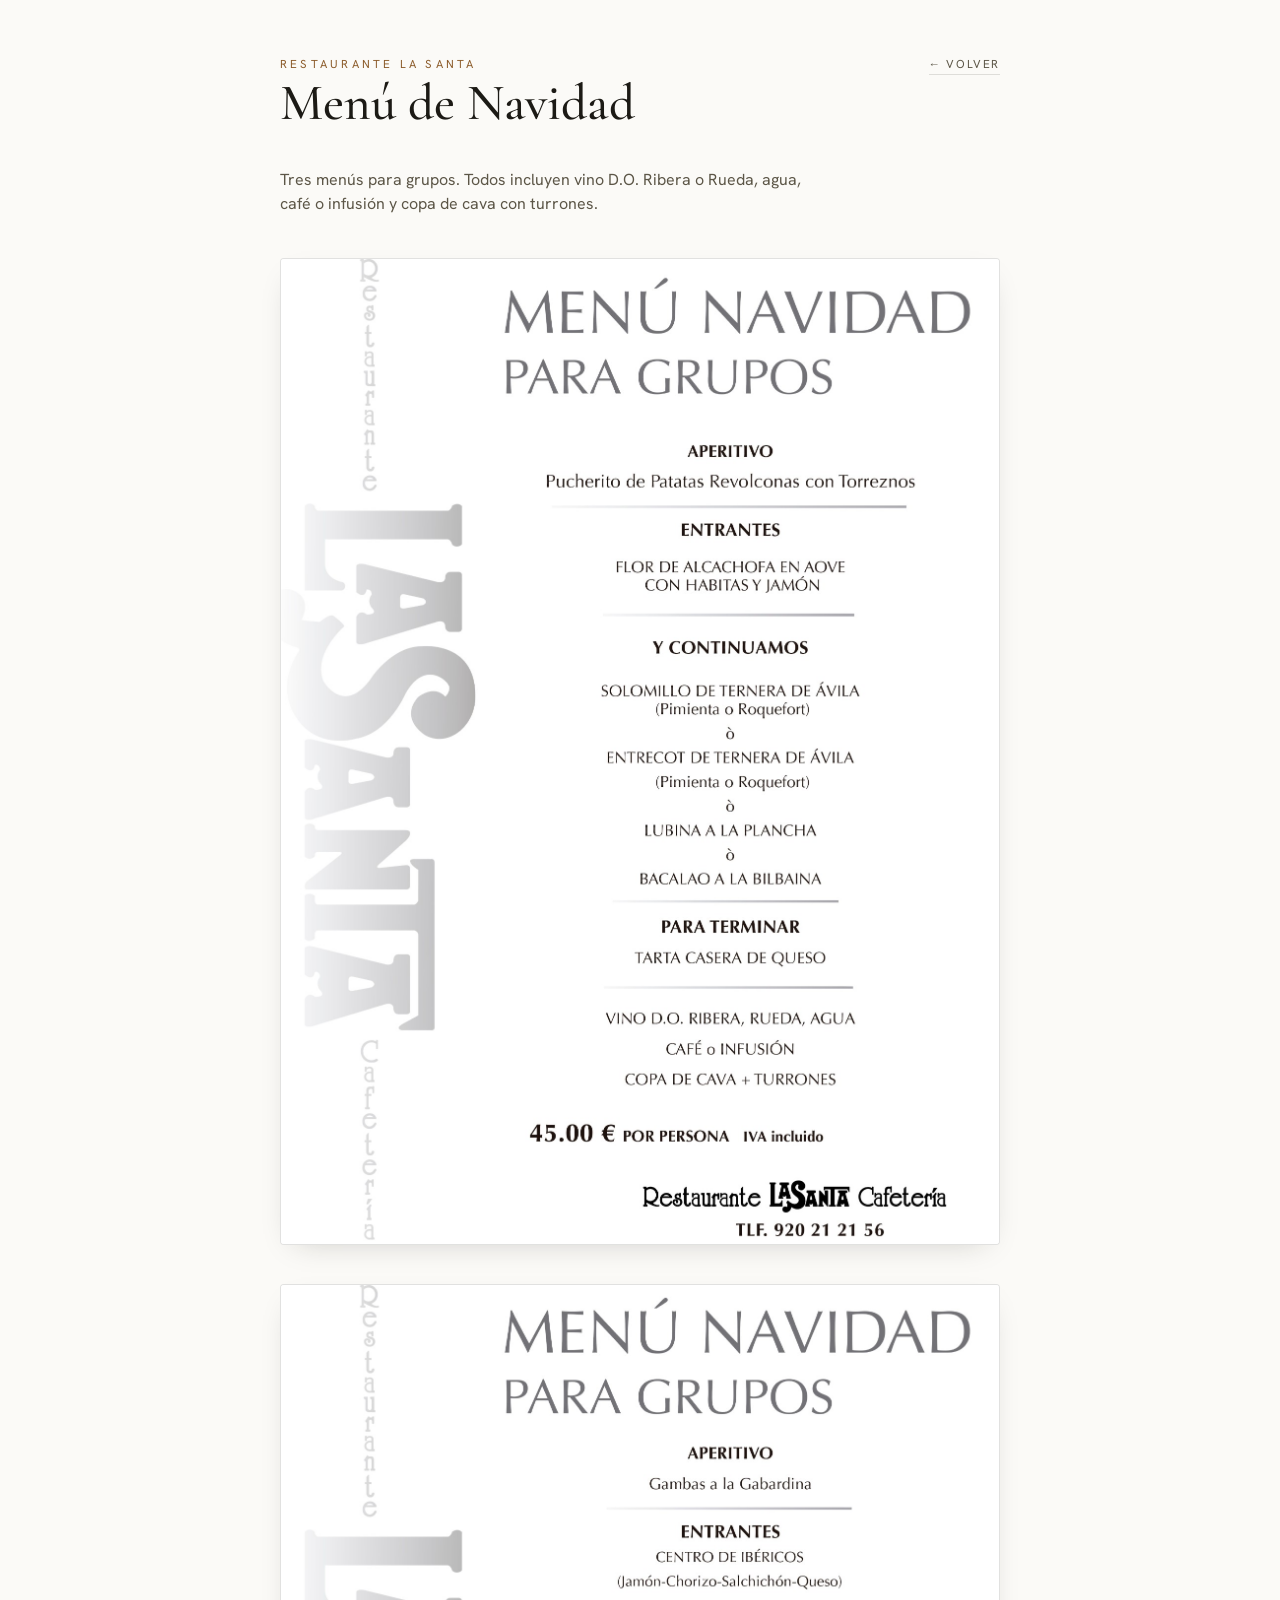
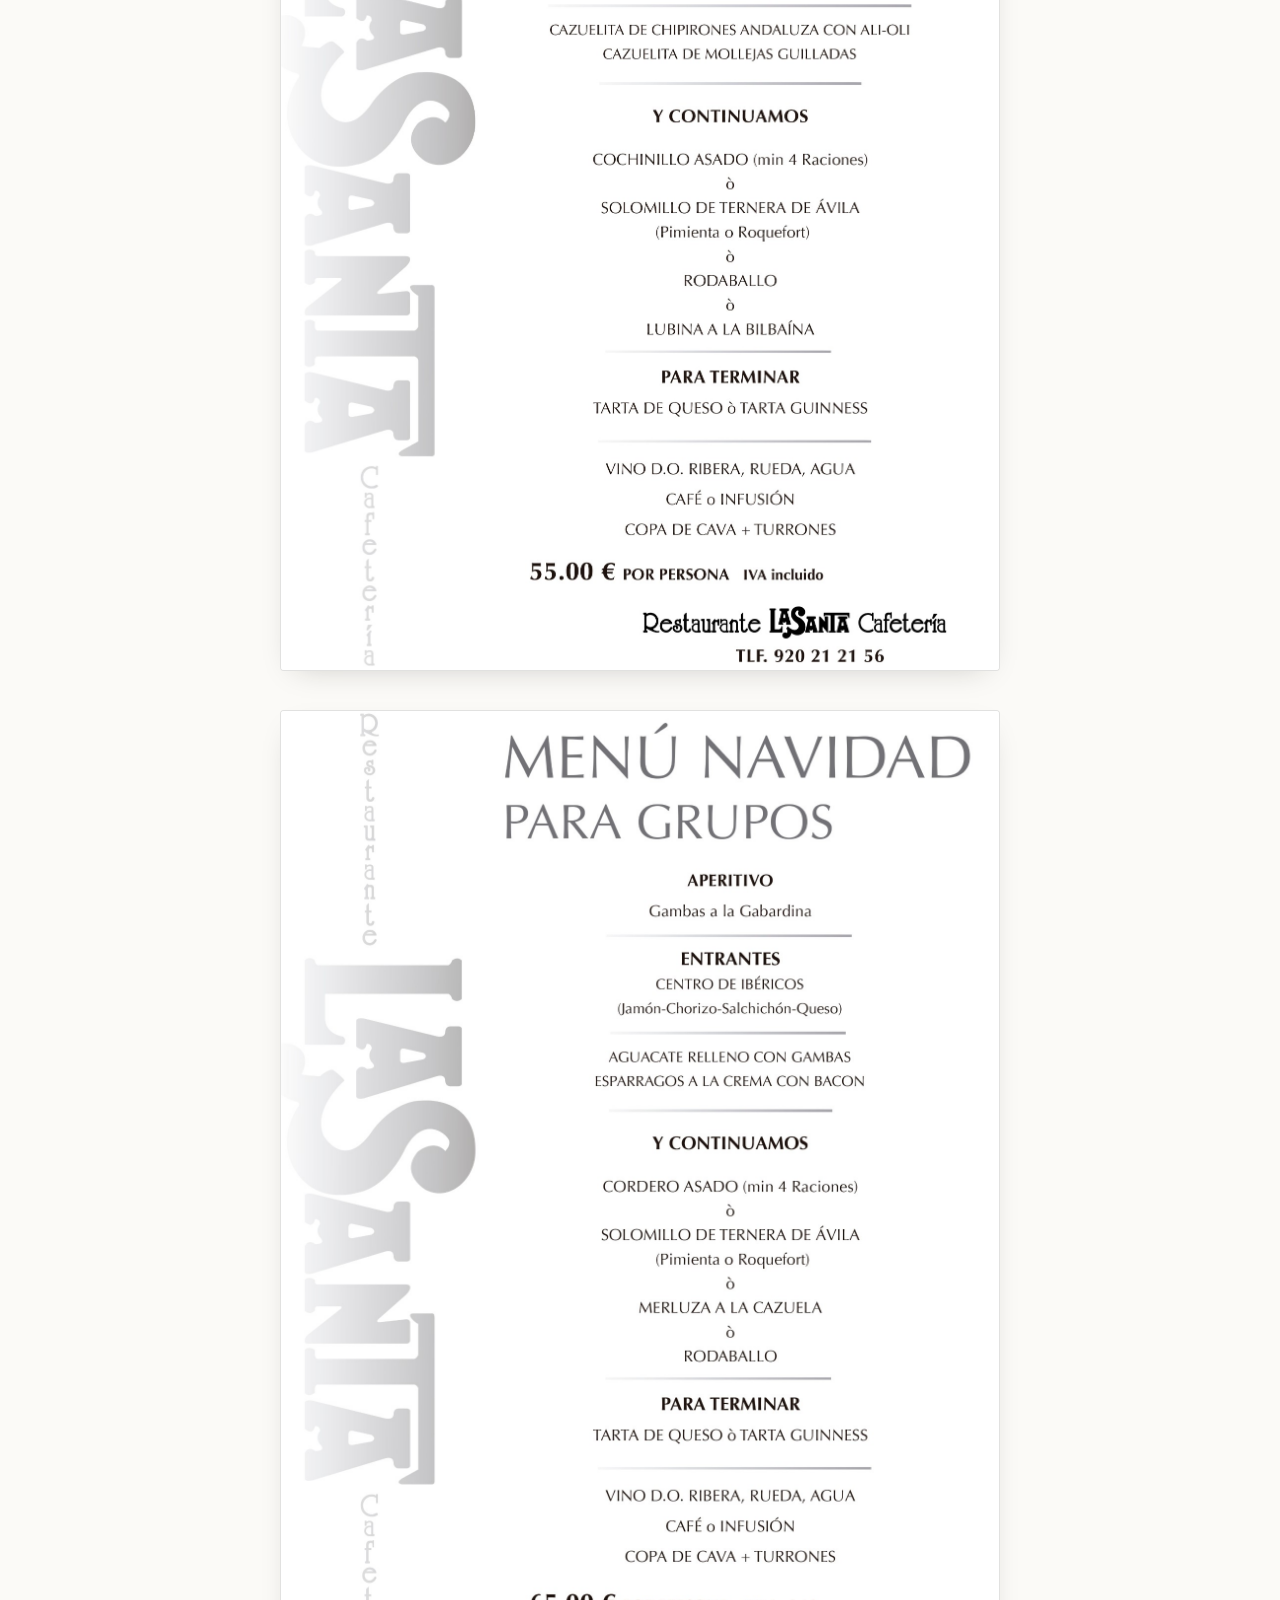
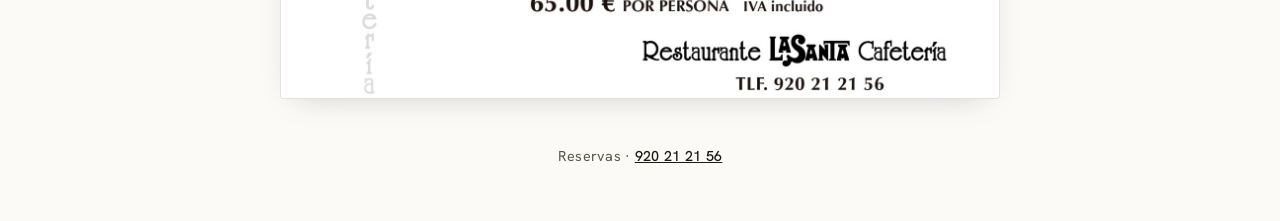
<file: site/menu-navidad.html>
<!doctype html>
<html lang="es">
<head>
<meta charset="utf-8">
<meta name="viewport" content="width=device-width, initial-scale=1">
<title>Menú de Navidad · La Santa</title>
<link rel="icon" href="favicon.ico?v=2" sizes="any">
<style>
  @font-face{font-family:'Cormorant Garamond';src:url(cormorant.woff2) format('woff2');font-weight:300 600;font-display:swap}
  @font-face{font-family:'Hanken Grotesk';src:url(hanken.woff2) format('woff2');font-weight:400 600;font-display:swap}
  :root{--paper:#FBFAF7;--ink:#1C1A15;--copper:#8C5C2B;--muted:#5C5647;--cream:#F7F3EA;--hair:rgba(28,26,21,.13)}
  *{margin:0;padding:0;box-sizing:border-box}
  body{background:var(--paper);color:var(--ink);font-family:'Hanken Grotesk',-apple-system,BlinkMacSystemFont,'Segoe UI',Roboto,sans-serif;padding:clamp(1.5rem,5vw,3.5rem) clamp(1.1rem,5vw,3.5rem)}
  .wrap{max-width:720px;margin:0 auto}
  .top{display:flex;align-items:flex-start;justify-content:space-between;gap:1rem;flex-wrap:wrap;margin-bottom:clamp(1.6rem,3.5vw,2.4rem)}
  .eyebrow{font-size:.72rem;letter-spacing:.28em;text-transform:uppercase;color:var(--copper)}
  h1{font-family:'Cormorant Garamond',Georgia,serif;font-weight:500;font-size:clamp(2.1rem,7vw,3.2rem);line-height:1.04;margin-top:.35rem}
  .back{font-size:.72rem;letter-spacing:.14em;text-transform:uppercase;color:var(--muted);text-decoration:none;border-bottom:1px solid var(--hair);padding-bottom:.3em;white-space:nowrap}
  .back:hover{color:var(--copper);border-color:var(--copper)}
  .sub{color:var(--muted);font-size:1rem;line-height:1.5;max-width:58ch}
  .menus{display:flex;flex-direction:column;align-items:center;gap:clamp(1.4rem,4vw,2.4rem);margin-top:clamp(1.8rem,4vw,2.6rem)}
  .menus img{display:block;width:100%;height:auto;border:1px solid var(--hair);border-radius:4px;background:#fff;box-shadow:0 10px 30px -16px rgba(28,26,21,.25)}
  .foot{margin-top:clamp(2rem,5vw,3rem);text-align:center;color:var(--muted);font-size:.9rem;letter-spacing:.02em}
  .foot a{color:var(--ink);font-weight:500}
</style>
</head>
<body>
  <div class="wrap">
    <div class="top">
      <div>
        <p class="eyebrow">Restaurante La Santa</p>
        <h1>Menú de Navidad</h1>
      </div>
      <a class="back" href="index.html">← Volver</a>
    </div>
    <p class="sub">Tres menús para grupos. Todos incluyen vino D.O. Ribera o Rueda, agua, café o infusión y copa de cava con turrones.</p>
    <div class="menus">
      <img src="menu-navidad-45.jpg" width="1457" height="2000" decoding="async" alt="Menú de Navidad para grupos — 45 € por persona">
      <img src="menu-navidad-55.jpg" width="1457" height="2000" loading="lazy" decoding="async" alt="Menú de Navidad para grupos — 55 € por persona">
      <img src="menu-navidad-65.jpg" width="1454" height="2000" loading="lazy" decoding="async" alt="Menú de Navidad para grupos — 65 € por persona">
    </div>
    <p class="foot">Reservas · <a href="tel:+34920212156">920 21 21 56</a></p>
  </div>
</body>
</html>
</file>
<file: site/styles.css>
/* ---- Self-hosted fonts (latin, variable) ---- */
@font-face{font-family:'Cormorant Garamond';font-style:normal;font-weight:300 600;font-display:swap;src:url(cormorant.woff2) format('woff2')}
@font-face{font-family:'Cormorant Garamond';font-style:italic;font-weight:400 500;font-display:swap;src:url(cormorant-italic.woff2) format('woff2')}
@font-face{font-family:'Hanken Grotesk';font-style:normal;font-weight:400 600;font-display:swap;src:url(hanken.woff2) format('woff2')}

/* =====================================================================
   LA SANTA — Restaurante Castellano · Ávila
   Clean · Minimal · Editorial · White
   ===================================================================== */

*,*::before,*::after{box-sizing:border-box;margin:0;padding:0}
html{-webkit-text-size-adjust:100%;scroll-behavior:smooth;scroll-padding-top:80px}
img,svg,iframe{display:block;max-width:100%}
img{height:auto}
picture{display:contents}
button{font:inherit;color:inherit;background:none;border:none;cursor:pointer}
a{color:inherit;text-decoration:none}
ul,ol{list-style:none}
:focus-visible{outline:2px solid var(--copper);outline-offset:3px}

:root{
  --paper:#FBFAF7;
  --paper-2:#F5F1EA;
  --paper-3:#ECE6DA;
  --ink:#1C1A15;
  --ink-2:#332F27;
  --muted:#5C5647;
  --muted-2:#867E6D;
  --hair:rgba(28,26,21,.13);
  --hair-2:rgba(28,26,21,.07);
  --copper:#8C5C2B;
  --copper-soft:#B4834F;
  --gold:#B0894E;
  --cream:#F7F3EA;

  --wrap:1180px;
  --wrap-narrow:760px;
  --gutter:clamp(1.25rem,5vw,4rem);

  --ease:cubic-bezier(.22,.61,.36,1);
  --ease-out:cubic-bezier(.16,1,.3,1);

  --fs-eyebrow:.72rem;
  --fs-body:1.0625rem;
  --fs-lead:clamp(1.3rem,2.4vw,1.9rem);
  --fs-h2:clamp(2.1rem,5vw,3.5rem);
  --fs-h1:clamp(2.6rem,6.6vw,5.6rem);

  --serif:"Cormorant Garamond",Georgia,"Times New Roman",serif;
  --sans:"Hanken Grotesk",-apple-system,BlinkMacSystemFont,"Segoe UI",Roboto,sans-serif;
}

body{
  font-family:var(--sans);
  font-size:var(--fs-body);
  line-height:1.75;
  color:var(--ink);
  background:var(--paper);
  -webkit-font-smoothing:antialiased;
  text-rendering:optimizeLegibility;
  overflow-x:hidden;
}
.wrap{width:100%;max-width:var(--wrap);margin-inline:auto;padding-inline:var(--gutter)}
.section{padding-block:clamp(4.5rem,11vw,10rem)}

.skip-link{position:absolute;left:1rem;top:-999px;z-index:2000;background:var(--ink);color:var(--cream);padding:.7rem 1.1rem}
.skip-link:focus{top:1rem}

/* ---- type helpers ---- */
.eyebrow{display:inline-block;font-family:var(--sans);font-size:var(--fs-eyebrow);letter-spacing:.28em;text-transform:uppercase;font-weight:500;color:var(--copper)}
.eyebrow--light{color:var(--cream);opacity:.95;text-shadow:0 1px 14px rgba(0,0,0,.4)}
.eyebrow--brand{font-size:clamp(1.15rem,2.6vw,1.7rem);letter-spacing:.36em;color:#C9A063;text-shadow:0 1px 20px rgba(0,0,0,.45)}
.section__title{font-family:var(--serif);font-weight:400;font-size:var(--fs-h2);line-height:1.06;letter-spacing:.004em;color:var(--ink)}

/* ---- buttons ---- */
.btn{display:inline-flex;align-items:center;justify-content:center;gap:.6em;font-family:var(--sans);
  font-size:.72rem;font-weight:500;letter-spacing:.2em;text-transform:uppercase;white-space:nowrap;transition:all .45s var(--ease)}
.btn--solid{background:var(--ink);color:var(--cream);padding:1.15em 2.2em;border-radius:2px}
.btn--solid:hover{background:var(--copper)}
.btn--lg{padding:1.25em 2.6em}
.btn--line{position:relative;color:var(--ink);padding-bottom:.5em;border-bottom:1px solid var(--hair)}
.btn--line:hover{color:var(--copper);border-color:var(--copper)}
.btn--line-light{position:relative;color:var(--cream);padding-bottom:.5em;border-bottom:1px solid rgba(247,243,234,.5)}
.btn--line-light:hover{border-color:var(--cream)}

/* =====================================================================
   NAV
   ===================================================================== */
.nav{position:fixed;top:0;left:0;right:0;z-index:1000;transition:background-color .5s var(--ease),box-shadow .5s var(--ease),backdrop-filter .5s}
.nav__inner{max-width:var(--wrap);margin-inline:auto;padding:1.6rem var(--gutter);display:flex;align-items:center;gap:1.5rem;transition:padding .5s var(--ease)}
.nav__spacer{flex:1 1 0}
.nav__links{flex:0 0 auto;display:flex;justify-content:center;gap:clamp(1.6rem,2.6vw,2.9rem)}
.nav__links a,.nav__reserve{font-family:var(--sans);font-size:.76rem;font-weight:500;letter-spacing:.2em;text-transform:uppercase;color:var(--cream);opacity:.9;transition:color .45s var(--ease),opacity .45s var(--ease),border-color .45s var(--ease)}
.nav__links a{position:relative;padding-block:.35rem}
.nav__links a::after{content:"";position:absolute;left:0;bottom:.08rem;width:100%;height:1px;background:currentColor;transform:scaleX(0);transform-origin:right;transition:transform .45s var(--ease-out)}
.nav__links a:hover{opacity:1}
.nav__links a:hover::after{transform:scaleX(1);transform-origin:left}
.nav__actions{flex:1 1 0;display:flex;align-items:center;justify-content:flex-end;gap:1.4rem}
.nav__reserve{border-bottom:1px solid rgba(247,243,234,.5);padding-bottom:.45em}
.nav__reserve:hover{opacity:1;border-color:var(--cream)}

.nav.is-scrolled{background:rgba(251,250,247,.82);backdrop-filter:saturate(180%) blur(16px);-webkit-backdrop-filter:saturate(180%) blur(16px);box-shadow:0 8px 24px -16px rgba(28,26,21,.22)}
.nav.is-scrolled .nav__inner{padding-block:1.05rem}
.nav.is-scrolled .nav__links a,.nav.is-scrolled .nav__reserve{color:var(--ink)}
.nav.is-scrolled .nav__reserve{border-color:var(--hair)}
.nav.is-scrolled .nav__links a:hover,.nav.is-scrolled .nav__reserve:hover{color:var(--copper)}
.nav.is-scrolled .nav__reserve:hover{border-color:var(--copper)}

.nav__toggle{display:none;width:44px;height:44px;position:relative;margin-right:-10px}
.nav__toggle span{position:absolute;left:11px;width:22px;height:1.5px;background:var(--cream);transition:transform .4s var(--ease),background-color .4s}
.nav__toggle span:nth-child(1){top:18px}
.nav__toggle span:nth-child(2){top:25px}
.nav.is-scrolled .nav__toggle span{background:var(--ink)}

/* MOBILE MENU */
.mobile-menu{position:fixed;inset:0;z-index:990;background:var(--paper);padding:6rem var(--gutter) 2.5rem;display:flex;flex-direction:column;justify-content:space-between;clip-path:inset(0 0 100% 0);transition:clip-path .7s var(--ease-out);pointer-events:none}
.mobile-menu.is-open{clip-path:inset(0 0 0 0);pointer-events:auto}
.mobile-menu__nav{display:flex;flex-direction:column;gap:.2rem;margin-top:auto}
.mobile-menu__nav a{font-family:var(--serif);font-size:clamp(1.5rem,6.6vw,2rem);color:var(--ink-2);padding-block:.62rem;border-bottom:1px solid var(--hair-2);opacity:0;transform:translateY(16px);transition:opacity .5s var(--ease),transform .5s var(--ease)}
.mobile-menu.is-open .mobile-menu__nav a{opacity:1;transform:none}
.mobile-menu.is-open .mobile-menu__nav a:nth-child(1){transition-delay:.1s}
.mobile-menu.is-open .mobile-menu__nav a:nth-child(2){transition-delay:.16s}
.mobile-menu.is-open .mobile-menu__nav a:nth-child(3){transition-delay:.22s}
.mobile-menu.is-open .mobile-menu__nav a:nth-child(4){transition-delay:.28s}
.mobile-menu.is-open .mobile-menu__nav a:nth-child(5){transition-delay:.34s}
.mobile-menu__foot{display:flex;flex-direction:column;gap:1rem;margin-top:2rem}
.mobile-menu__foot .btn{align-self:flex-start}
.mobile-menu__foot p{font-size:.9rem;color:var(--muted)}
body.menu-open{overflow:hidden}
body.menu-open .nav__toggle span:nth-child(1){top:22px;transform:rotate(45deg)}
body.menu-open .nav__toggle span:nth-child(2){top:22px;transform:rotate(-45deg)}
body.menu-open .nav__toggle span{background:var(--ink)}

/* =====================================================================
   HERO
   ===================================================================== */
.hero{position:relative;min-height:100svh;display:flex;flex-direction:column;align-items:center;justify-content:center;text-align:center;overflow:hidden;isolation:isolate}
.hero__slides{position:absolute;inset:0;z-index:-2}
.hero__slide{position:absolute;inset:0;background-size:cover;background-position:center 60%;opacity:0;transform:scale(1.001);filter:brightness(.68) saturate(1.02);transition:opacity 1.8s var(--ease)}
.hero__slide.is-active{opacity:1;animation:kenburns 8s ease-out both}
@keyframes kenburns{from{transform:scale(1.001)}to{transform:scale(1.085)}}
.hero__slide--1{background-image:url('hero-2000.jpg');background-image:image-set(url('hero-2000.webp') type('image/webp'),url('hero-2000.jpg') type('image/jpeg'))}
/* las diapositivas 2 y 3 solo se descargan cuando script.js añade .is-loaded (tras cargar la página) */
.hero__slide--2.is-loaded{background-image:url('terrace2-wide.jpg');background-image:image-set(url('terrace2-wide.avif') type('image/avif'),url('terrace2-wide.webp') type('image/webp'),url('terrace2-wide.jpg') type('image/jpeg'))}
.hero__slide--3.is-loaded{background-image:url('dining-2000.jpg');background-image:image-set(url('dining-2000.avif') type('image/avif'),url('dining-2000.webp') type('image/webp'),url('dining-2000.jpg') type('image/jpeg'))}
/* móvil y tableta: fotos más ligeras */
@media (max-width:768px){
  .hero__slide--1{background-image:url('hero-1200.jpg');background-image:image-set(url('hero-1200.webp') type('image/webp'),url('hero-1200.jpg') type('image/jpeg'))}
  .hero__slide--2.is-loaded{background-image:url('terrace2-1600.jpg');background-image:image-set(url('terrace2-1600.avif') type('image/avif'),url('terrace2-1600.webp') type('image/webp'),url('terrace2-1600.jpg') type('image/jpeg'))}
  .hero__slide--3.is-loaded{background-image:url('dining-1200.jpg');background-image:image-set(url('dining-1200.avif') type('image/avif'),url('dining-1200.webp') type('image/webp'),url('dining-1200.jpg') type('image/jpeg'))}
}
.hero__scrim{position:absolute;inset:0;z-index:-1;background:
  radial-gradient(135% 105% at 50% 50%, rgba(12,10,7,.22), rgba(12,10,7,.5) 100%),
  linear-gradient(180deg, rgba(12,10,7,.5) 0%, rgba(12,10,7,.2) 30%, rgba(12,10,7,.28) 62%, rgba(12,10,7,.52) 100%)}
.hero__content{padding:0 var(--gutter);max-width:940px}
.hero__title{font-family:var(--serif);font-weight:400;color:var(--cream);font-size:var(--fs-h1);line-height:1.02;letter-spacing:.005em;margin:1.3rem 0 1.5rem;text-shadow:0 2px 30px rgba(0,0,0,.28)}
.hero__lead{color:rgba(247,243,234,.92);font-family:var(--serif);font-size:var(--fs-lead);line-height:1.4;font-style:italic;max-width:34ch;margin-inline:auto}
.hero__actions{display:flex;flex-wrap:wrap;gap:1.4rem;justify-content:center;align-items:center;margin-top:2.4rem}
/* entrada del hero solo con CSS: empieza en el primer pintado, sin esperar a script.js */
.js [data-hero]{animation:heroIn 1s var(--ease-out) both}
[data-hero="2"]{animation-delay:.12s}
[data-hero="3"]{animation-delay:.26s}
[data-hero="4"]{animation-delay:.4s}
@keyframes heroIn{from{opacity:0;transform:translateY(24px)}to{opacity:1;transform:none}}
.hero__scroll{position:absolute;bottom:2rem;left:50%;transform:translateX(-50%);width:1px;height:56px;background:rgba(247,243,234,.3);overflow:hidden}
.hero__scroll span{position:absolute;top:0;left:0;width:100%;height:40%;background:var(--cream);animation:scrollDot 2.2s var(--ease) infinite}
@keyframes scrollDot{0%{transform:translateY(-100%)}60%,100%{transform:translateY(260%)}}

/* =====================================================================
   STORY / HISTORIA
   ===================================================================== */
.story{background:var(--paper)}
.story__band{position:relative;width:100%;height:clamp(320px,52vh,600px);overflow:hidden;margin-bottom:clamp(3rem,7vw,6rem)}
.story__band img{width:100%;height:100%;object-fit:cover;object-position:center 66%;transition:transform 1.6s var(--ease-out)}
.story__inner{max-width:var(--wrap-narrow);margin-inline:auto;text-align:center}
.story__inner .eyebrow{margin-bottom:1.2rem}
.story__inner .section__title{margin-bottom:clamp(1.8rem,3.5vw,2.6rem)}
.story__text{text-align:center;max-width:54ch;margin-inline:auto;display:flex;flex-direction:column;gap:1.35rem}
.story__text p{font-family:var(--serif);font-size:clamp(1.25rem,2.1vw,1.6rem);line-height:1.5;color:var(--ink-2)}
.story__lead{color:var(--ink)!important;font-style:italic}

/* =====================================================================
   ESPECIALIDADES
   ===================================================================== */
.specials{background:var(--paper-2)}
.specials__head{text-align:center;max-width:var(--wrap-narrow);margin:0 auto clamp(2.5rem,5vw,4rem)}
.specials__head .eyebrow{margin-bottom:1.1rem}
.specials__intro{margin-top:1.1rem;color:var(--muted);font-size:1.05rem}
.feats{margin-top:clamp(2.5rem,6vw,5rem);display:flex;flex-direction:column;gap:clamp(3.5rem,9vw,8rem)}
.feat{display:grid;grid-template-columns:1fr 1fr;align-items:center;gap:clamp(2rem,6vw,6rem)}
.feat--reverse .feat__media{order:-1}
.feat__num{display:block;font-family:var(--sans);font-size:.72rem;letter-spacing:.22em;color:var(--copper);margin-bottom:1.2rem}
.feat__title{font-family:var(--serif);font-weight:500;font-size:clamp(2rem,4vw,3.1rem);line-height:1.05;color:var(--ink);letter-spacing:.004em}
.feat__desc{margin-top:1.3rem;color:var(--muted);font-size:1.05rem;line-height:1.7;max-width:44ch}
.feat__media{overflow:hidden;border-radius:2px;box-shadow:0 34px 66px -42px rgba(28,26,21,.5);will-change:transform}
.feat__media img{display:block;width:100%;aspect-ratio:4/3;object-fit:cover;transition:clip-path 1.2s var(--ease-out),opacity 1s ease,transform 1.6s var(--ease-out)}
.js .feat__media img{clip-path:inset(0 100% 0 0);opacity:0;transform:scale(1.06)}
.js .feat--reverse .feat__media img{clip-path:inset(0 0 0 100%)}
.js .feat.is-visible .feat__media img{clip-path:inset(0 0 0 0);opacity:1;transform:none}
.feat__text{transition:opacity 1s var(--ease-out) .12s,transform 1s var(--ease-out) .12s}
.js .feat__text{opacity:0;transform:translateY(28px)}
.js .feat.is-visible .feat__text{opacity:1;transform:none}

/* =====================================================================
   FULL-BLEED BAND
   ===================================================================== */
.band{position:relative;height:clamp(360px,58vh,640px);overflow:hidden;isolation:isolate}
.band img{width:100%;height:100%;object-fit:cover;transition:transform 1.6s var(--ease-out)}
/* full-height variant: show the whole photo at its natural aspect */
.band--full{height:auto}
.band--full img{height:auto}
.band::after{content:"";position:absolute;inset:0;background:
  radial-gradient(75% 65% at 50% 50%, rgba(18,15,11,.42), rgba(18,15,11,0) 78%),
  linear-gradient(0deg,rgba(18,15,11,.5),rgba(18,15,11,.28))}
.band__quote{position:absolute;inset:0;z-index:2;display:grid;place-items:center;text-align:center;padding:var(--gutter)}
.band__quote p{font-family:var(--serif);font-style:italic;font-weight:400;color:var(--cream);font-size:clamp(1.5rem,3.6vw,2.8rem);line-height:1.3;max-width:22ch;text-shadow:0 2px 30px rgba(0,0,0,.3)}
.band__quote-in{display:flex;flex-direction:column;align-items:center;gap:1.1rem}
.band__quote-in .eyebrow{font-family:var(--sans);font-size:var(--fs-eyebrow);font-style:normal;max-width:none;line-height:1.4}
/* cinematic settle for full-bleed images */
.js .band[data-reveal] img,.js .story__band[data-reveal] img{transform:scale(1.07)}
.js .band[data-reveal].is-visible img,.js .story__band[data-reveal].is-visible img{transform:none}

/* =====================================================================
   MENU (acordeón)
   ===================================================================== */
.menu{background:var(--paper)}
.menu__head{text-align:center;max-width:var(--wrap-narrow);margin:0 auto clamp(2.5rem,5vw,4rem)}
.menu__head .eyebrow{margin-bottom:1.1rem}
.menu__note{margin-top:1.1rem;color:var(--muted);font-size:.95rem}

.acc{max-width:900px;margin-inline:auto;border-top:1px solid var(--hair)}
.acc__item{border-bottom:1px solid var(--hair)}
.acc__btn{width:100%;display:flex;align-items:center;justify-content:space-between;gap:1.5rem;padding:clamp(1.15rem,2.5vw,1.7rem) 0;text-align:left;font-family:var(--serif);font-weight:500;font-size:clamp(1.35rem,2.6vw,1.9rem);color:var(--ink);transition:color .35s var(--ease)}
.acc__btn:hover{color:var(--copper)}
.acc__item.is-open .acc__btn{color:var(--copper)}
.acc__ic{position:relative;width:15px;height:15px;flex-shrink:0}
.acc__ic::before,.acc__ic::after{content:"";position:absolute;background:currentColor;transition:transform .4s var(--ease)}
.acc__ic::before{top:50%;left:0;width:100%;height:1.5px;transform:translateY(-50%)}
.acc__ic::after{left:50%;top:0;width:1.5px;height:100%;transform:translateX(-50%)}
.acc__item.is-open .acc__ic::after{transform:translateX(-50%) scaleY(0)}
.acc__panel{max-height:0;overflow:hidden;transition:max-height .55s var(--ease)}
.acc__inner{padding-bottom:clamp(1.6rem,3vw,2.4rem)}
.acc__inner--cols{display:grid;grid-template-columns:repeat(auto-fit,minmax(230px,1fr));gap:1.8rem 2.6rem}

.dish-list{columns:2;column-gap:3.2rem}
.acc__inner--cols .dish-list,.dish-list--single{columns:1}
.dish-list li{break-inside:avoid;display:flex;align-items:baseline;gap:.8rem;padding:.6rem 0;border-bottom:1px solid var(--hair-2)}
.dish-list li span{font-family:var(--serif);font-size:1.15rem;color:var(--ink);line-height:1.3}
.dish-list li em{margin-left:auto;font-family:var(--sans);font-size:.74rem;font-style:italic;letter-spacing:.03em;color:var(--muted-2);white-space:nowrap}
.dish-list li.dish--note{flex-wrap:wrap}
.dish__note{flex-basis:100%;margin-top:.2rem;font-family:var(--sans);font-size:.76rem;font-style:italic;color:var(--muted-2);line-height:1.45;white-space:normal;letter-spacing:0}
.dish-sub{font-size:.72rem;letter-spacing:.16em;text-transform:uppercase;color:var(--copper);margin-bottom:.7rem}
/* espaço entre subgrupos empilhados (ex: Vinos → Tintos/Blancos/Rosados) */
.acc__inner:not(.acc__inner--cols) > .dish-group + .dish-group{margin-top:clamp(1.9rem,3.5vw,2.6rem)}
.acc__inner:not(.acc__inner--cols) > ul + .dish-group{margin-top:clamp(1.3rem,3vw,1.8rem)}
.dish-sub em{font-style:normal;color:var(--muted-2);margin-left:.4rem;letter-spacing:.04em}
.dish-foot{margin-top:1rem;font-size:.85rem;font-style:italic;color:var(--muted)}
.dish-includes{color:var(--muted);font-family:var(--serif);font-size:1.1rem}
.menu__legal{margin:clamp(2.4rem,5vw,3.6rem) auto 0;max-width:900px;padding-top:1.4rem;border-top:1px solid var(--hair);text-align:center;font-size:.82rem;color:var(--muted-2)}

/* =====================================================================
   REVIEWS
   ===================================================================== */
.reviews{background:var(--paper-2)}
.reviews__head{text-align:center;max-width:var(--wrap-narrow);margin:0 auto clamp(2.5rem,5vw,3.6rem)}
.reviews__head .eyebrow{margin-bottom:1.1rem}
.reviews__sub{margin-top:1.1rem;color:var(--muted);font-size:1.02rem}
.reviews__grid{display:grid;grid-template-columns:repeat(auto-fit,minmax(280px,1fr));gap:1.4rem;align-items:stretch}
.review-card{background:var(--paper);border:1px solid var(--hair-2);border-radius:4px;padding:clamp(1.6rem,2.5vw,2rem);display:flex;flex-direction:column;gap:1.2rem;
  box-shadow:0 1px 2px rgba(28,26,21,.04),0 22px 44px -34px rgba(28,26,21,.3);transition:transform .5s var(--ease-out),box-shadow .5s var(--ease-out)}
.review-card:hover{transform:translateY(-4px);box-shadow:0 1px 2px rgba(28,26,21,.05),0 30px 55px -34px rgba(28,26,21,.4)}
.review-card__stars{color:var(--gold);letter-spacing:.12em;font-size:.98rem}
.review-card__text{color:var(--ink-2);font-size:.99rem;line-height:1.65;flex:1}
.review-card__foot{display:flex;align-items:center;gap:.8rem;padding-top:1rem;border-top:1px solid var(--hair-2)}
.review-card__avatar{width:42px;height:42px;border-radius:50%;background:var(--copper);color:var(--cream);display:grid;place-items:center;font-family:var(--serif);font-size:1.2rem;flex-shrink:0}
.review-card__who{display:flex;flex-direction:column;line-height:1.35}
.review-card__who strong{font-size:.92rem;font-weight:600;color:var(--ink)}
.review-card__who em{font-style:normal;font-size:.76rem;color:var(--muted-2)}
.reviews__cta{margin-top:clamp(2.6rem,5vw,3.6rem);text-align:center;display:flex;flex-direction:column;align-items:center;gap:1.4rem}
.reviews__cta p{font-family:var(--serif);font-size:clamp(1.35rem,2.6vw,1.9rem);color:var(--ink);max-width:26ch;line-height:1.3}

/* =====================================================================
   INFO
   ===================================================================== */
.info{background:var(--paper)}
.info__grid{display:grid;grid-template-columns:1fr 1fr;gap:clamp(2rem,5vw,4.5rem);align-items:stretch}
.info__panel{display:flex;flex-direction:column}
.info__panel .info__list{margin-top:clamp(1.6rem,3vw,2.4rem)}
.info__panel .info__actions{margin-top:auto;padding-top:clamp(1.6rem,3vw,2.4rem)}
.info__panel .eyebrow{margin-bottom:1.1rem}
.info__panel .section__title{margin-bottom:clamp(1.8rem,4vw,2.6rem)}
.info__list{display:flex;flex-direction:column}
.info__list li{display:flex;flex-direction:column;gap:.35rem;padding:1.2rem 0;border-top:1px solid var(--hair)}
.info__list li:last-child{border-bottom:1px solid var(--hair)}
.info__k{font-size:.7rem;letter-spacing:.18em;text-transform:uppercase;color:var(--copper)}
.info__v{color:var(--ink);line-height:1.5}
.info__v em{font-style:italic;color:var(--muted-2)}
.info__v--link{width:max-content;transition:color .35s}
.info__v--link:hover{color:var(--copper)}
.info__actions{margin-top:clamp(1.8rem,4vw,2.6rem);display:flex;flex-wrap:wrap;align-items:center;gap:1.4rem}
.info__map{border-radius:2px;overflow:hidden;min-height:440px;box-shadow:0 30px 70px -40px rgba(28,26,21,.4)}
.info__map iframe{width:100%;height:100%;min-height:440px;border:0}

/* Mapa MapLibre: los colores del mapa se aplican en script.js; aquí el pin, la etiqueta y los controles.
   El prefijo .info__map gana a maplibre-gl.css, que se carga después. */
.info__map-canvas{position:relative;isolation:isolate;width:100%;height:100%;min-height:440px;background:#F3EEE5}
.info__map .maplibregl-map{font-family:var(--sans)}
.info__map .map-mark{width:26px;height:26px}
.info__map .map-pin__dot{position:absolute;inset:0;border-radius:50%;background:var(--ink);border:3px solid #C9A063;box-shadow:0 6px 16px rgba(28,26,21,.38)}
.info__map .map-pin__dot::after{content:"";position:absolute;inset:-12px;border-radius:50%;border:1.5px solid rgba(140,92,43,.55);animation:mapPulse 2.6s var(--ease) infinite}
@keyframes mapPulse{0%{transform:scale(.55);opacity:1}100%{transform:scale(1.5);opacity:0}}
.info__map .map-label{position:absolute;left:calc(100% + 14px);top:50%;transform:translateY(-50%);padding:.6rem .85rem;background:var(--paper);color:var(--muted);border:1px solid var(--hair);border-radius:2px;box-shadow:0 12px 30px -14px rgba(28,26,21,.4);font-size:.72rem;letter-spacing:.04em;line-height:1.35;white-space:nowrap;pointer-events:none}
.info__map .map-label strong{display:block;font-family:var(--serif);font-weight:500;font-size:1.2rem;letter-spacing:.01em;color:var(--ink)}
.info__map .map-label span{display:block}
.info__map .map-mark--top .map-label{left:50%;top:auto;bottom:calc(100% + 14px);transform:translateX(-50%);text-align:center}
.info__map .maplibregl-ctrl-group:not(:empty){border-radius:2px;background:var(--paper);box-shadow:0 8px 20px -10px rgba(28,26,21,.4)}
.info__map .maplibregl-ctrl-group button+button{border-top-color:var(--hair)}
.info__map .maplibregl-ctrl.maplibregl-ctrl-attrib{background:rgba(251,250,247,.86);color:var(--muted-2);font-size:.62rem}
.info__map .maplibregl-ctrl-attrib a{color:var(--muted)}
@media (prefers-reduced-motion:reduce){.info__map .map-pin__dot::after{animation:none;opacity:0}}

/* =====================================================================
   FOOTER
   ===================================================================== */
.footer{background:var(--paper-2);border-top:1px solid var(--hair);padding-top:clamp(3.5rem,7vw,5rem)}
.footer__inner{display:grid;grid-template-columns:1.4fr 1fr 1.2fr;gap:clamp(2rem,4vw,3rem);align-items:start}
.footer__logo{width:160px;height:auto;margin-bottom:1.1rem}
.footer__tag{font-size:.95rem;color:var(--muted);max-width:28ch}
.footer__nav{display:flex;flex-direction:column;gap:.6rem}
.footer__nav a{font-size:.82rem;letter-spacing:.06em;text-transform:uppercase;color:var(--muted);width:max-content;transition:color .35s}
.footer__nav a:hover{color:var(--copper)}
.footer__contact{display:flex;flex-direction:column;gap:.7rem}
.footer__phone{font-family:var(--serif);font-size:1.7rem;color:var(--ink)}
.footer__phone:hover{color:var(--copper)}
.footer__contact p{font-size:.9rem;color:var(--muted);line-height:1.6}
.footer__social{display:flex;gap:.7rem;margin-top:.4rem}
.footer__social a{width:40px;height:40px;border-radius:50%;border:1px solid var(--hair);display:grid;place-items:center;color:var(--muted);transition:all .4s var(--ease)}
.footer__social a:hover{background:var(--ink);color:var(--cream);border-color:var(--ink)}
.footer__bottom{margin-top:clamp(2.5rem,5vw,4rem);padding-block:1.6rem;border-top:1px solid var(--hair);display:flex;justify-content:space-between;gap:1rem;flex-wrap:wrap;font-size:.78rem;color:var(--muted-2)}

/* =====================================================================
   TO-TOP
   ===================================================================== */
.to-top{position:fixed;right:clamp(1rem,3vw,2rem);bottom:clamp(1rem,3vw,2rem);z-index:900;width:46px;height:46px;border-radius:50%;background:var(--ink);color:var(--cream);display:grid;place-items:center;opacity:0;transform:translateY(14px);pointer-events:none;transition:opacity .5s var(--ease),transform .5s var(--ease-out),background-color .4s}
.to-top.is-visible{opacity:1;transform:none;pointer-events:auto}
.to-top:hover{background:var(--copper)}

/* =====================================================================
   FOOTER
   ===================================================================== */
/* padding-bottom: el texto queda por encima de los dos botones flotantes */
/* Texto centrado: en pantallas anchas queda entre los botones flotantes y no necesita espacio extra.
   En pantallas estrechas los botones ocupan su ancho, así que el padding-bottom lo deja por encima de ellos. */
.footer{border-top:1px solid var(--hair);background:var(--paper);padding-top:0;padding-bottom:calc(clamp(1rem,3vw,2rem) + 88px + .7rem)}
.footer__inner{display:flex;flex-direction:column;align-items:center;justify-content:center;text-align:center;gap:.45rem;padding-block:clamp(1.3rem,2.6vw,1.8rem)}
@media (min-width:820px){.footer{padding-bottom:0}}
.footer__meta,.footer__credit{margin:0;font-family:var(--sans);font-size:.72rem;font-weight:500;letter-spacing:.16em;text-transform:uppercase;color:var(--muted-2)}
.footer__credit strong{font-weight:600;color:var(--copper)}
.footer__credit a{color:inherit;transition:color .35s var(--ease)}
.footer__credit a:hover strong{color:var(--copper-deep,var(--copper))}

/* =====================================================================
   REVEAL
   ===================================================================== */
.js [data-reveal]{opacity:0;transform:translateY(14px);transition:opacity 1s var(--ease-out),transform 1s var(--ease-out)}
.js [data-reveal].is-visible{opacity:1;transform:none}
/* Section titles rise from a mask (clip-path) — a crafted reveal, not a plain fade */
.js .section__title[data-reveal]{opacity:1;transform:none;clip-path:inset(112% 0 -10% 0);transition:clip-path .9s var(--ease-out)}
.js .section__title[data-reveal].is-visible{clip-path:inset(-10% 0 -10% 0)}

/* =====================================================================
   MARQUEE + GRAIN
   ===================================================================== */
.marquee{overflow:hidden;border-block:1px solid var(--hair);background:var(--paper);padding-block:clamp(1.3rem,3vw,2rem)}
.marquee__track{display:flex;width:max-content;animation:marquee 36s linear infinite}
.marquee:hover .marquee__track{animation-play-state:paused}
.marquee__track span{display:block;white-space:nowrap;font-family:var(--serif);font-style:italic;font-weight:400;font-size:clamp(1.5rem,3.2vw,2.5rem);line-height:1;color:var(--ink);opacity:.9}
.marquee__track i{font-style:normal;color:var(--copper);padding:0 .55em}
@keyframes marquee{to{transform:translateX(-50%)}}

/* subtle print-like grain */
body::after{content:"";position:fixed;inset:0;z-index:9998;pointer-events:none;opacity:.035;mix-blend-mode:multiply;
  background-image:url("data:image/svg+xml,%3Csvg xmlns='http://www.w3.org/2000/svg' width='160' height='160'%3E%3Cfilter id='n'%3E%3CfeTurbulence type='fractalNoise' baseFrequency='0.85' numOctaves='2' stitchTiles='stitch'/%3E%3CfeColorMatrix type='saturate' values='0'/%3E%3C/filter%3E%3Crect width='100%25' height='100%25' filter='url(%23n)'/%3E%3C/svg%3E");
  background-size:160px 160px}

/* =====================================================================
   RESPONSIVE
   ===================================================================== */
@media(max-width:900px){
  .nav__links{display:none}
  .nav__reserve{display:none}
  .nav__toggle{display:block}
  .feat{grid-template-columns:1fr;gap:1.6rem}
  .feat__media,.feat--reverse .feat__media{order:-1}
  .feat__desc{max-width:none}
  .info__grid{grid-template-columns:1fr}
  .info__map{min-height:340px}
  .info__map iframe,.info__map-canvas{min-height:340px}
}
@media(max-width:640px){
  html{scroll-padding-top:70px}
  /* --- compactar: menos ar vertical --- */
  .section{padding-block:clamp(2.75rem,8vw,3.6rem)}
  .specials__head,.menu__head,.reviews__head{margin-bottom:clamp(1.8rem,5vw,2.4rem)}
  .feats{gap:clamp(2.6rem,8vw,4rem)}
  /* --- tipografia redimensionada p/ telas pequenas --- */
  .section__title{font-size:clamp(1.7rem,7vw,2.15rem)}
  .hero__title{font-size:clamp(2.2rem,9.5vw,2.9rem)}
  .hero__lead{font-size:1.05rem;max-width:34ch}
  .feat__title{font-size:clamp(1.65rem,7vw,2.05rem)}
  .feat__desc{font-size:1rem}
  .band__quote p{font-size:1.3rem}
  .band__quote-in .eyebrow{font-size:.68rem}
  .marquee__track span{font-size:1.3rem}
  .story__text p{font-size:1.12rem}
  .story__lead{font-size:1.2rem}
  .specials__intro,.reviews__sub{font-size:.98rem}
  .reviews__cta p{font-size:1.2rem}
  /* --- layout --- */
  .dish-list{columns:1}
  .feat__media img{aspect-ratio:5/4}
  .hero__actions{gap:.9rem}
  .hero__actions .btn--solid{width:100%}
  .info__actions{gap:.85rem}
  .info__actions .btn--solid{width:100%}
  .footer__inner{justify-content:center;text-align:center;gap:.45rem}
}

@media(prefers-reduced-motion:reduce){
  html{scroll-behavior:auto}
  *,*::before,*::after{animation-duration:.001ms!important;animation-iteration-count:1!important;transition-duration:.001ms!important}
  .js [data-reveal],.js [data-hero]{opacity:1!important;transform:none!important}
  .js .section__title[data-reveal]{clip-path:none!important}
  .js .feat__media img{clip-path:inset(0 0 0 0)!important;opacity:1!important;transform:none!important}
  .js .feat__text{opacity:1!important;transform:none!important}
  .hero__slide{transition:none}
  .hero__slide.is-active{animation:none!important}
  .marquee__track{animation:none!important}
  .hero__scroll span{display:none}
}
</file>
